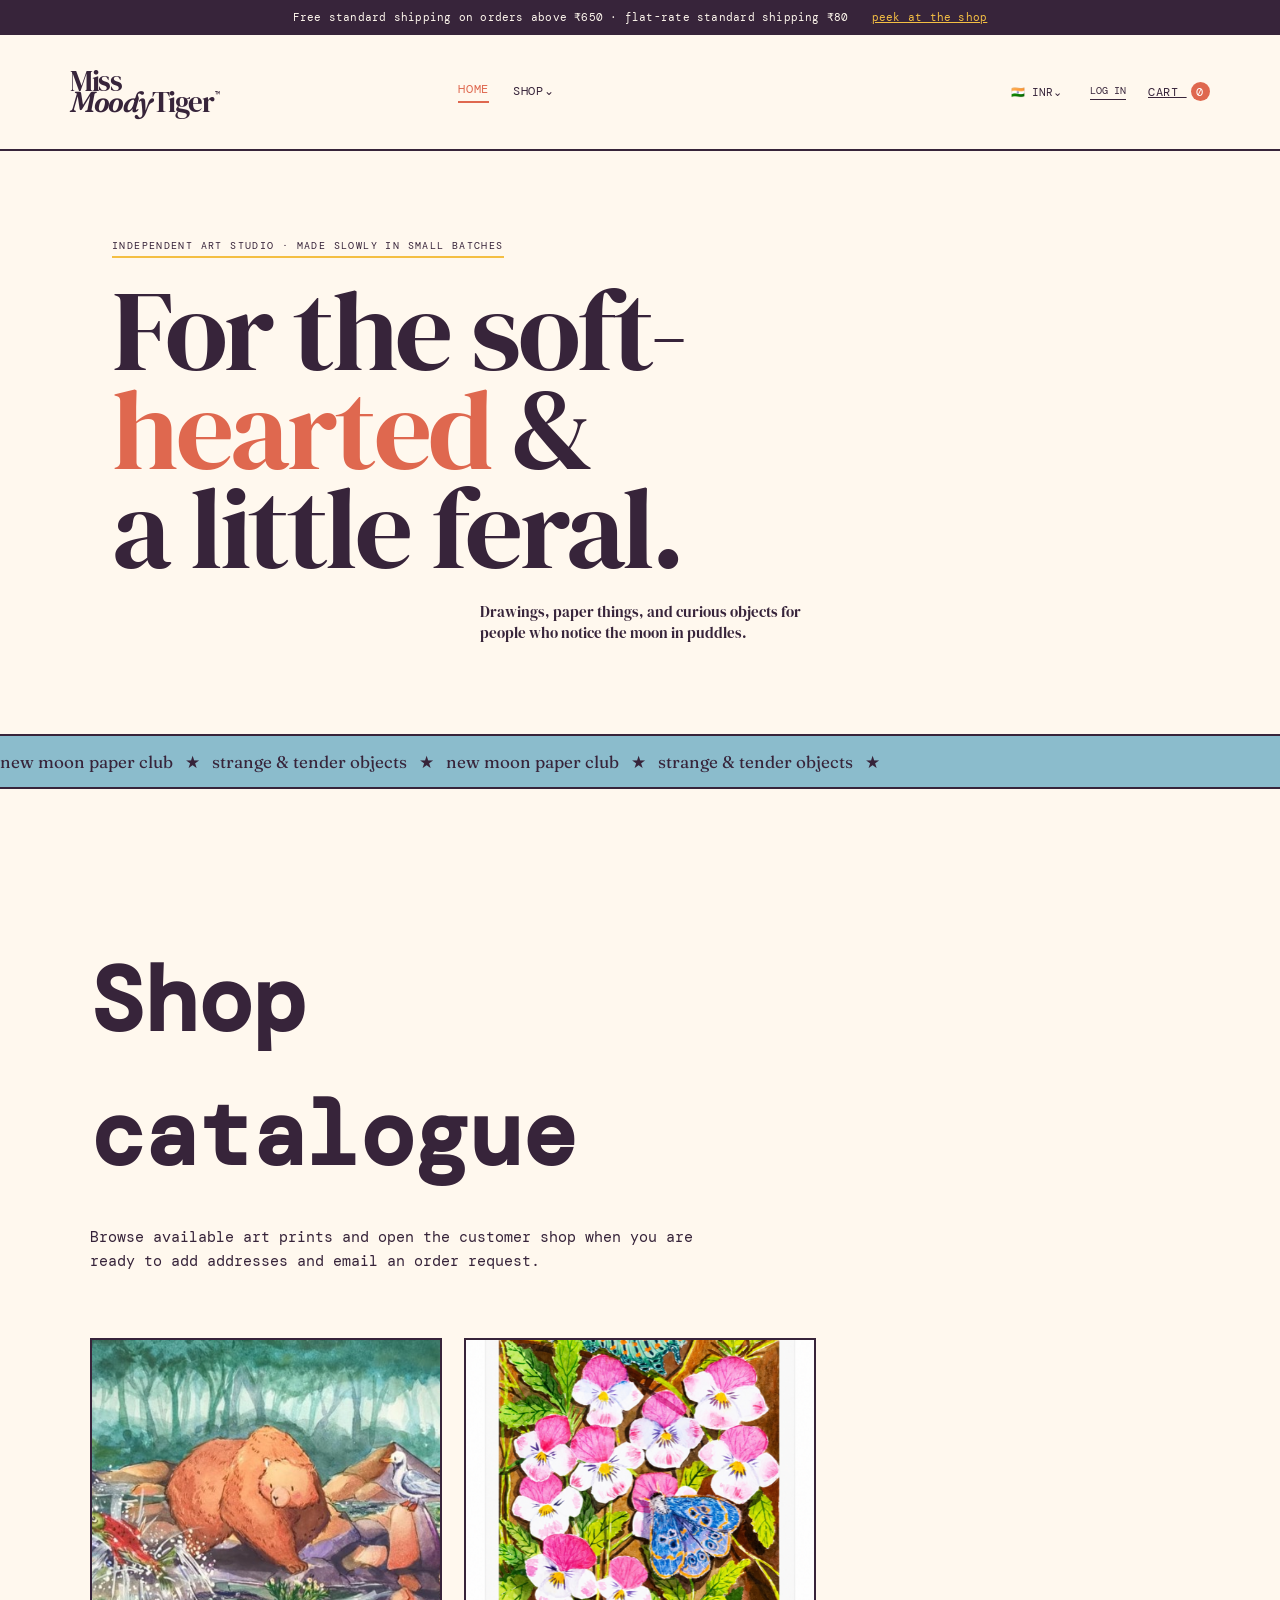
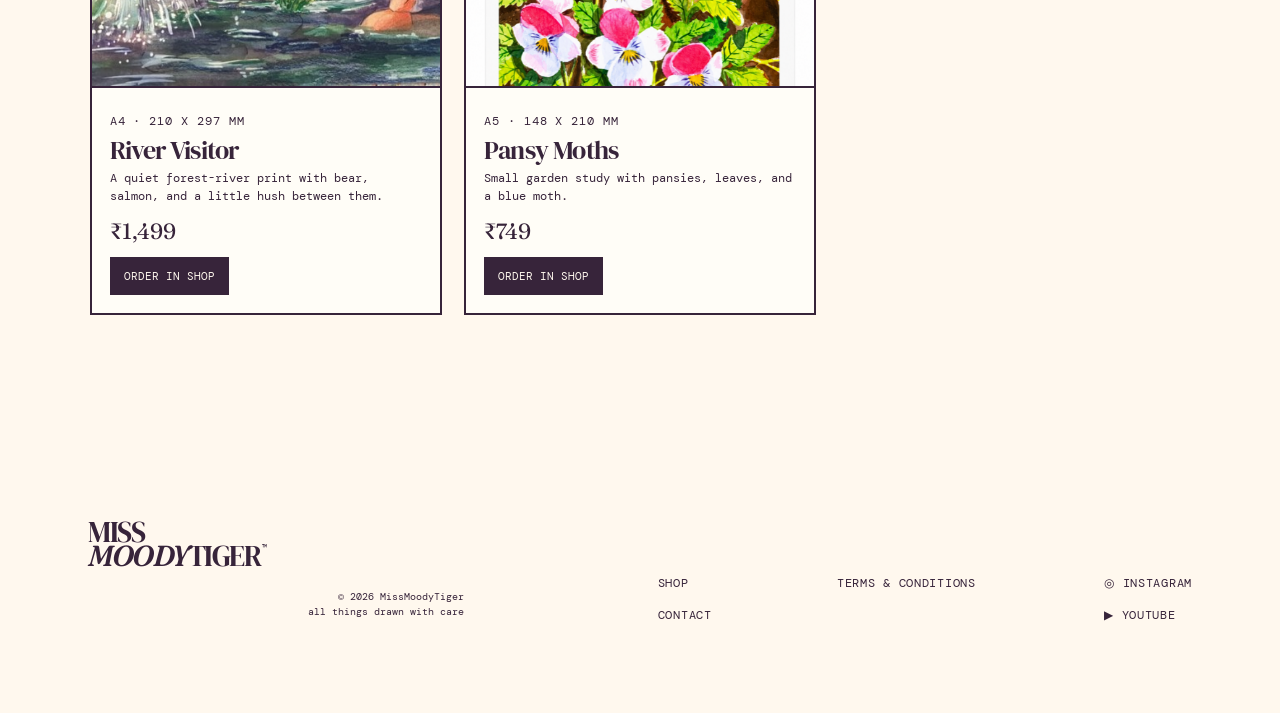
<file: index.html>
<!doctype html>
<html lang="en">
  <head>
    <meta charset="UTF-8" />
    <meta name="viewport" content="width=device-width, initial-scale=1.0" />
    <meta name="description" content="MissMoodyTiger — small editions, strange little stories, and art for tender wild hearts." />
    <title>MissMoodyTiger — art for tender wild hearts</title>
    <link rel="preconnect" href="https://fonts.googleapis.com" />
    <link rel="preconnect" href="https://fonts.gstatic.com" crossorigin />
    <link href="https://fonts.googleapis.com/css2?family=DM+Mono:wght@400;500&family=DM+Serif+Display:ital@0;1&family=Fraunces:opsz,wght,SOFT@9..144,600..700,50&display=swap" rel="stylesheet" />
    <link rel="stylesheet" href="styles.css" />
    <link rel="stylesheet" href="home-enhancements.css" />
  <link rel="stylesheet" href="latest-refinements.css">
  <script defer src="latest-refinements.js"></script>
</head>
  <body data-catalog-only="true">
    <div class="announcement">Free orders above Rs. 650 otherwise Standard shipping charges Rs. 80 will be applicable.</div>
    <header class="site-header">
      <a class="wordmark" href="#top" aria-label="MissMoodyTiger home">Miss<br /><i>Moody</i>Tiger<span>™</span></a>
      <button class="menu-toggle" aria-expanded="false" aria-controls="site-nav">menu <b>+</b></button>
      <nav id="site-nav" aria-label="Main navigation">
        <a href="#shop">shop</a><a href="products.html">art prints</a>
      </nav>
      <div class="locale-wrap"><button class="locale-button" id="localeButton" aria-expanded="false" aria-label="Choose country and currency">🇮🇳 <span>INR</span>⌄</button><div class="locale-menu" id="localeMenu"><p>Prices in</p><button data-country="IN">🇮🇳 India · INR</button><button data-country="US">🇺🇸 United States · USD</button><button data-country="GB">🇬🇧 United Kingdom · GBP</button><button data-country="EU">🇪🇺 Europe · EUR</button><button class="locate-button" id="locateButton">⌖ use my location</button><small id="locationStatus"></small></div></div><div class="bag-wrap"><a class="bag" id="bagButton" href="cart.html" aria-label="Open shopping bag">cart <span id="bagCount">0</span></a><div class="cart-preview" id="cartPreview"><p class="eyebrow">your little hoard</p><div id="cartPreviewItems">Your cart is empty.</div><a href="cart.html">view full cart →</a></div></div>
    </header>

    <main id="top">
      <a class="home-shop-banner" href="shop.html" aria-label="Enter the MissMoodyTiger shop">
        <span class="home-banner-copy">
          <small>independent art studio · made slowly in small batches</small>
          <b>For the soft-<br /><em>hearted</em> &amp;<br />a little feral.</b>
          <span>Drawings, paper things, and curious objects for people who notice the moon in puddles.</span>
        </span>
      </a>

      <section class="ticker" aria-label="Shop highlights">
        <div>new moon paper club &nbsp; ★ &nbsp; strange &amp; tender objects &nbsp; ★ &nbsp; new moon paper club &nbsp; ★ &nbsp; strange &amp; tender objects &nbsp; ★</div>
      </section>

      <section class="market-shell home-catalogue" id="shop" aria-labelledby="shop-title">
        <div class="market-heading">
          <h1 id="shop-title">Shop catalogue</h1>
          <p>Browse available art prints and open the customer shop when you are ready to add addresses and email an order request.</p>
        </div>
        <div class="shop-listings" id="shopListings"></div>
      </section>
    </main>

    <footer>
      <a class="wordmark" href="#top">Miss<br /><i>Moody</i>Tiger<span>™</span></a>
      <div class="footer-content">
        <div class="footer-column">
          <a href="#shop">shop</a>
          <a href="contact.html">contact</a>
        </div>
        <div class="footer-column">
          <a href="terms.html">terms &amp; conditions</a>
        </div>
        <div class="footer-social" aria-label="Social channels">
          <a href="https://www.instagram.com/" target="_blank" rel="noopener" aria-label="Instagram">◎ instagram</a>
          <a href="https://www.youtube.com/" target="_blank" rel="noopener" aria-label="YouTube">▶ youtube</a>
        </div>
      </div>
      <p>© 2026 MissMoodyTiger<br />all things drawn with care</p>
    </footer>

    <div class="cart" id="cart" aria-hidden="true"><div><button id="closeCart" aria-label="Close shopping bag">×</button><p class="eyebrow">your small hoard</p><h2>Bag</h2><div id="cartItems"><p class="empty">Nothing in here yet — go find a treasure.</p></div><button class="checkout" id="checkout">demo checkout →</button><p class="cart-note">Open-source swap: Medusa storefront + payment provider of your choice.</p></div></div>
    <script src="navigation.js"></script>
    <script src="marketplace.js"></script>
  </body>
</html>
</file>
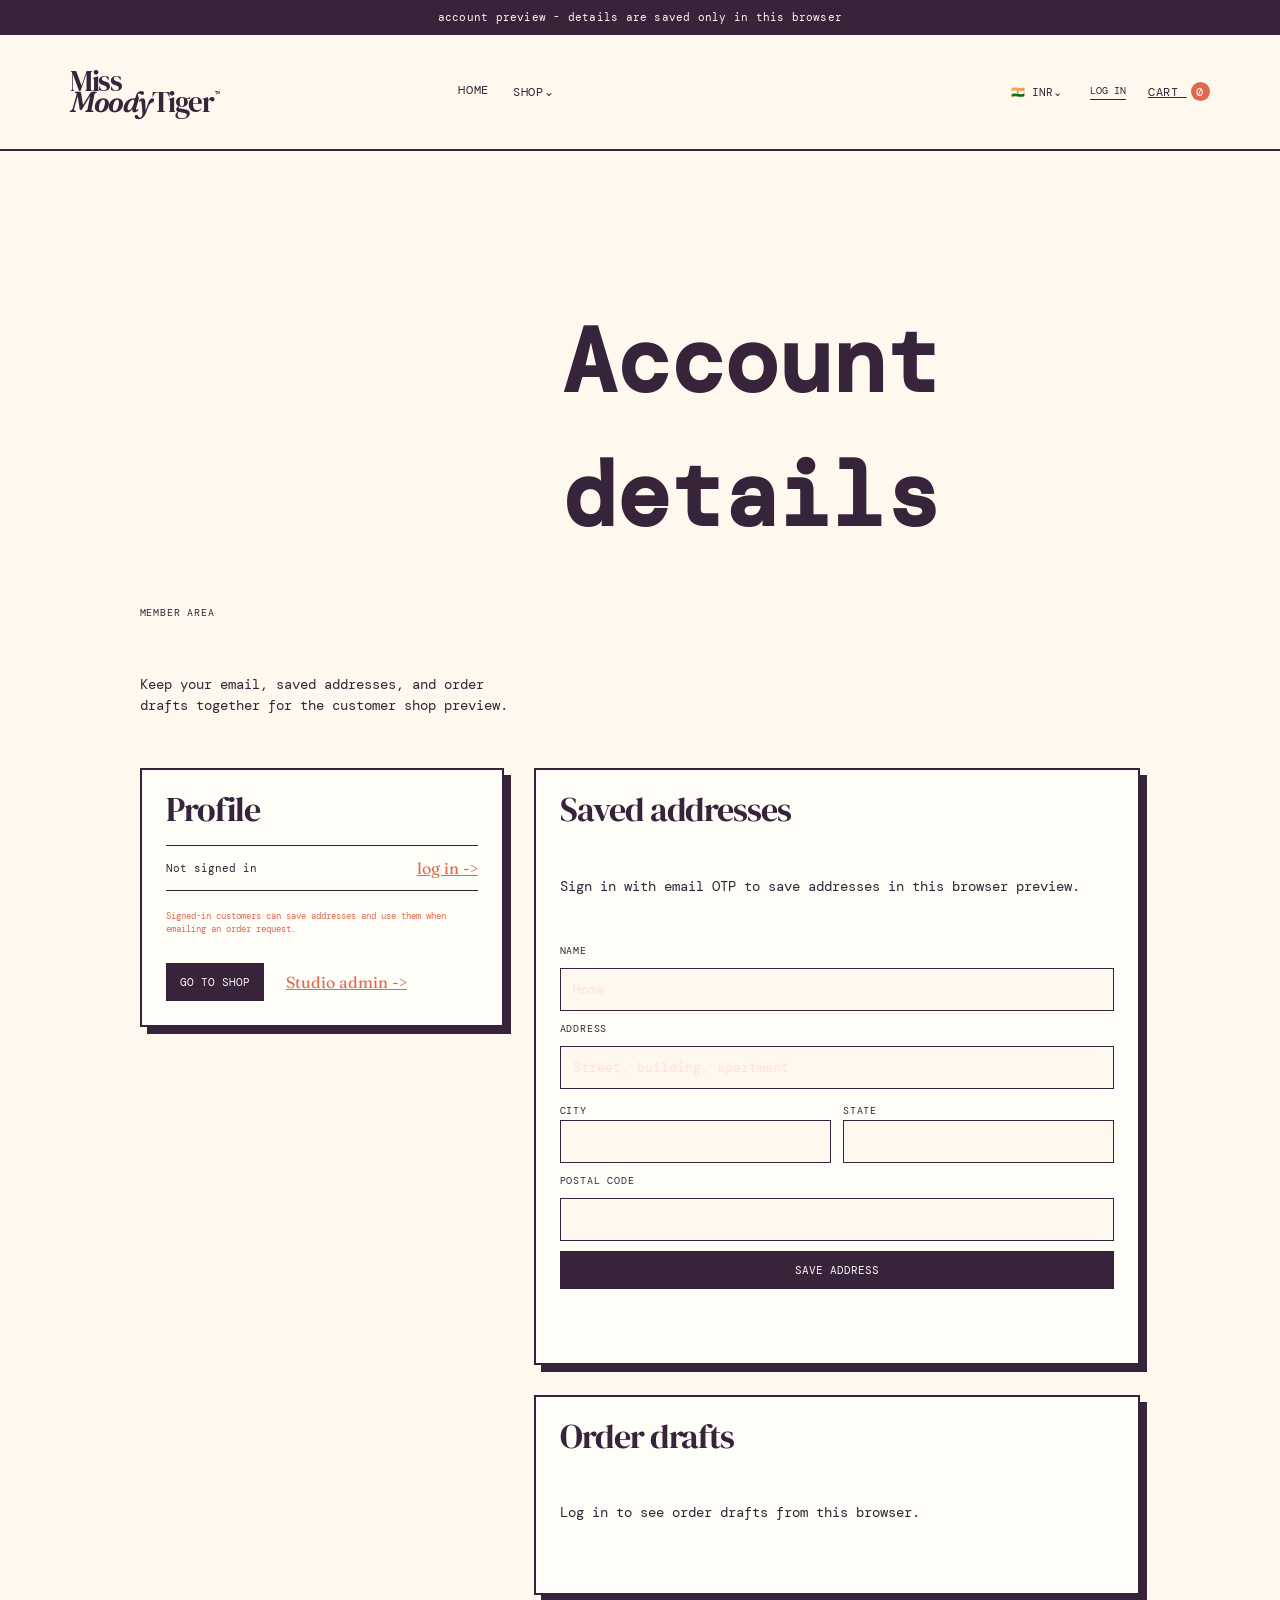
<file: account.html>
<!doctype html>
<html lang="en">
  <head>
    <meta charset="UTF-8" />
    <meta name="viewport" content="width=device-width, initial-scale=1.0" />
    <title>Account - MissMoodyTiger</title>
    <link rel="preconnect" href="https://fonts.googleapis.com" />
    <link rel="preconnect" href="https://fonts.gstatic.com" crossorigin />
    <link href="https://fonts.googleapis.com/css2?family=DM+Mono:wght@400;500&family=DM+Serif+Display:ital@0;1&family=Fraunces:opsz,wght,SOFT@9..144,600..700,50&display=swap" rel="stylesheet" />
    <link rel="stylesheet" href="styles.css" />
    <link rel="stylesheet" href="latest-refinements.css" />
  </head>
  <body>
    <div class="announcement">account preview - details are saved only in this browser</div>
    <header class="site-header"></header>
    <main class="market-shell account-shell">
      <section class="market-heading">
        <p class="eyebrow">member area</p>
        <h1>Account details</h1>
        <p>Keep your email, saved addresses, and order drafts together for the customer shop preview.</p>
      </section>

      <section class="market-grid account-grid">
        <div class="market-panel">
          <h2>Profile</h2>
          <div class="customer-state account-state" id="customerState"></div>
          <p class="detail-note">Signed-in customers can save addresses and use them when emailing an order request.</p>
          <div class="account-actions">
            <a class="catalog-order-link" href="shop.html">Go to shop</a>
            <a class="text-link" href="studio-admin.html">Studio admin -></a>
          </div>
        </div>

        <section class="market-panel">
          <h2>Saved addresses</h2>
          <div id="addressList"></div>
          <form id="addressForm" class="compact-form">
            <label for="addressName">Name</label>
            <input id="addressName" name="name" type="text" placeholder="Home" required />
            <label for="line1">Address</label>
            <input id="line1" name="line1" type="text" placeholder="Street, building, apartment" required />
            <div class="form-pair">
              <div>
                <label for="city">City</label>
                <input id="city" name="city" type="text" required />
              </div>
              <div>
                <label for="region">State</label>
                <input id="region" name="region" type="text" required />
              </div>
            </div>
            <label for="postal">Postal code</label>
            <input id="postal" name="postal" type="text" required />
            <button type="submit">Save address</button>
            <p class="form-message" id="addressMessage" aria-live="polite"></p>
          </form>
        </section>

        <section class="market-panel account-orders">
          <h2>Order drafts</h2>
          <div id="orderHistory"></div>
        </section>
      </section>
    </main>
    <script src="navigation.js"></script>
    <script src="marketplace.js"></script>
  </body>
</html>
</file>
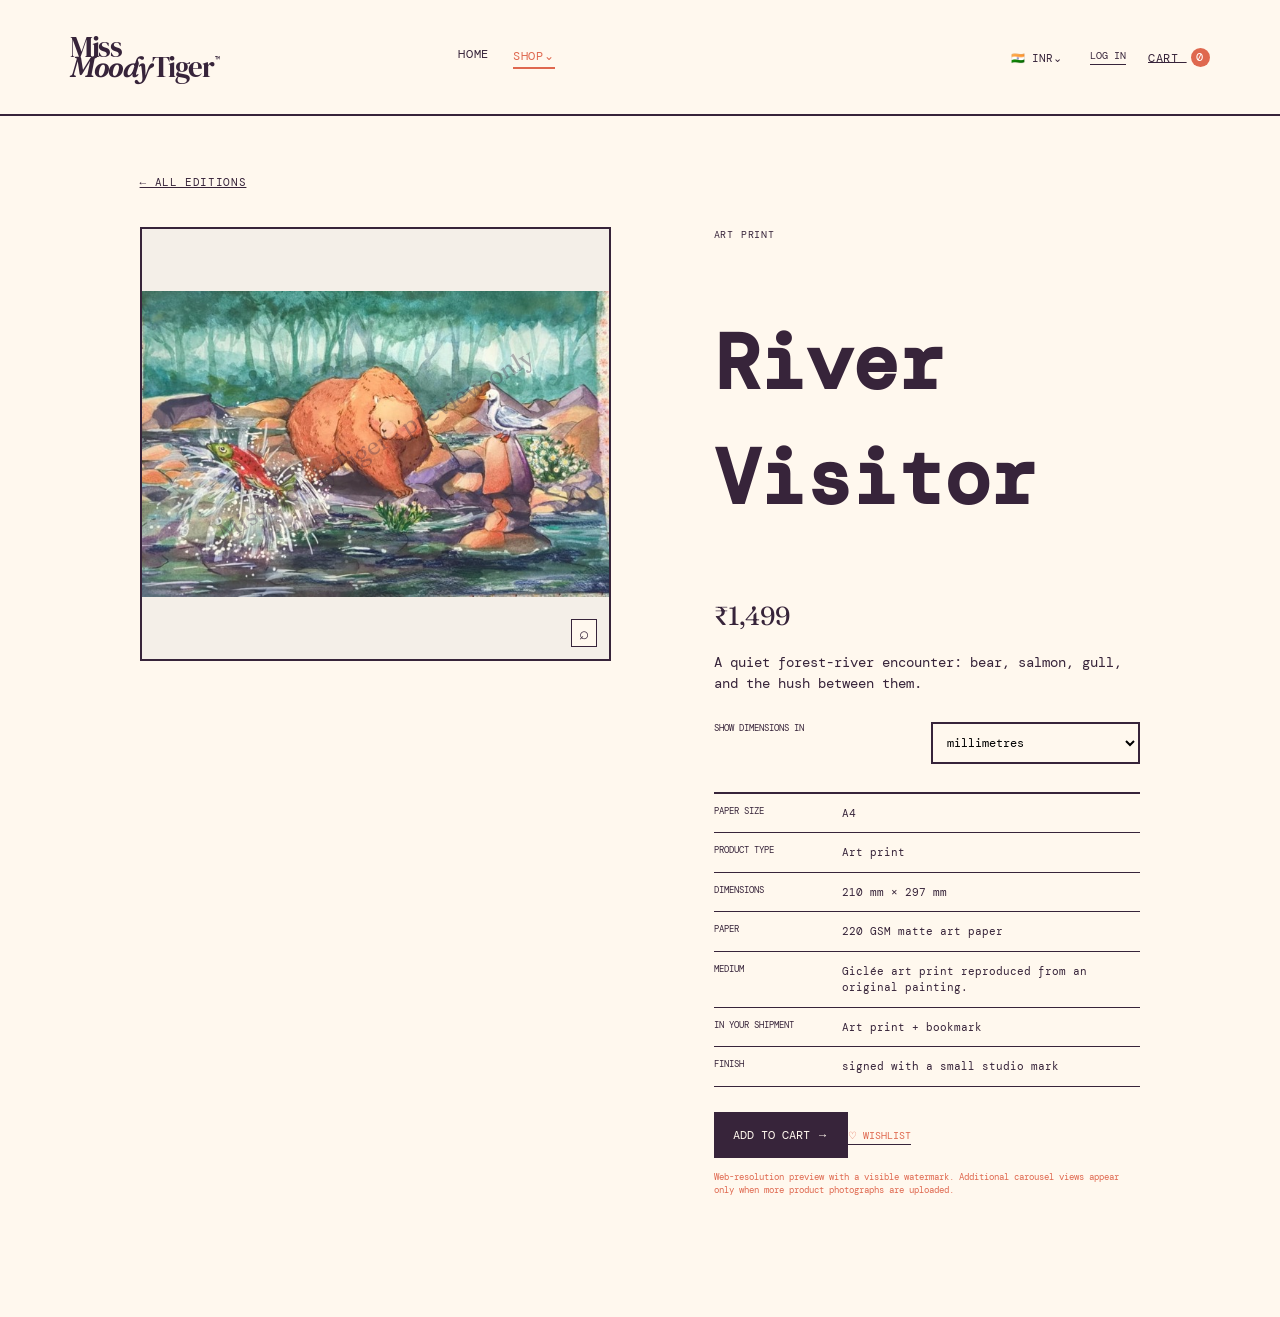
<file: art-print.html>
<!doctype html><html lang="en"><head><meta charset="UTF-8" /><meta name="viewport" content="width=device-width,initial-scale=1.0" /><title>Art print — MissMoodyTiger</title><link rel="preconnect" href="https://fonts.googleapis.com" /><link rel="preconnect" href="https://fonts.gstatic.com" crossorigin /><link href="https://fonts.googleapis.com/css2?family=DM+Mono:wght@400;500&family=DM+Serif+Display:ital@0;1&family=Fraunces:opsz,wght,SOFT@9..144,600..700,50&display=swap" rel="stylesheet" /><link rel="stylesheet" href="styles.css" /></head><body><header class="site-header"><a class="wordmark" href="index.html">Miss<br /><i>Moody</i>Tiger<span>™</span></a><nav><a href="products.html">shop</a><a href="cart.html">cart <span id="bagCount">0</span></a></nav></header><main class="art-detail"><a class="back-link" href="products.html">← all editions</a><section class="art-detail-grid"><div><div class="watermarked-preview" id="previewFrame"><img id="artImage" alt="Art print preview" /><span>MissMoodyTiger · preview only</span><i class="magnifier">⌕</i><i class="zoom-lens" id="zoomLens" aria-hidden="true"></i></div></div><div><p class="eyebrow">art print</p><h1 id="artName"></h1><p class="art-price" id="artPrice"></p><p id="artDescription"></p><div class="detail-form"><label for="sizeSelect">paper size</label><select id="sizeSelect"></select><label for="unitSelect">show dimensions in</label><select id="unitSelect"><option value="mm">millimetres</option><option value="cm">centimetres</option><option value="in">inches</option><option value="ft">feet</option></select></div><dl class="art-specs"><div><dt>product type</dt><dd>Art print</dd></div><div><dt>dimensions</dt><dd id="dimensions"></dd></div><div><dt>paper</dt><dd>220 GSM matte art paper</dd></div><div><dt>medium</dt><dd id="medium"></dd></div><div><dt>in your shipment</dt><dd>Art print + bookmark</dd></div><div><dt>finish</dt><dd>signed with a small studio mark</dd></div></dl><button class="detail-add" id="artAdd">add to cart →</button><p class="detail-note">Web-resolution preview with a visible watermark. Additional carousel views appear only when more product photographs are uploaded.</p></div></section></main><script src="art-print.js?v=3"></script></body></html>
</file>
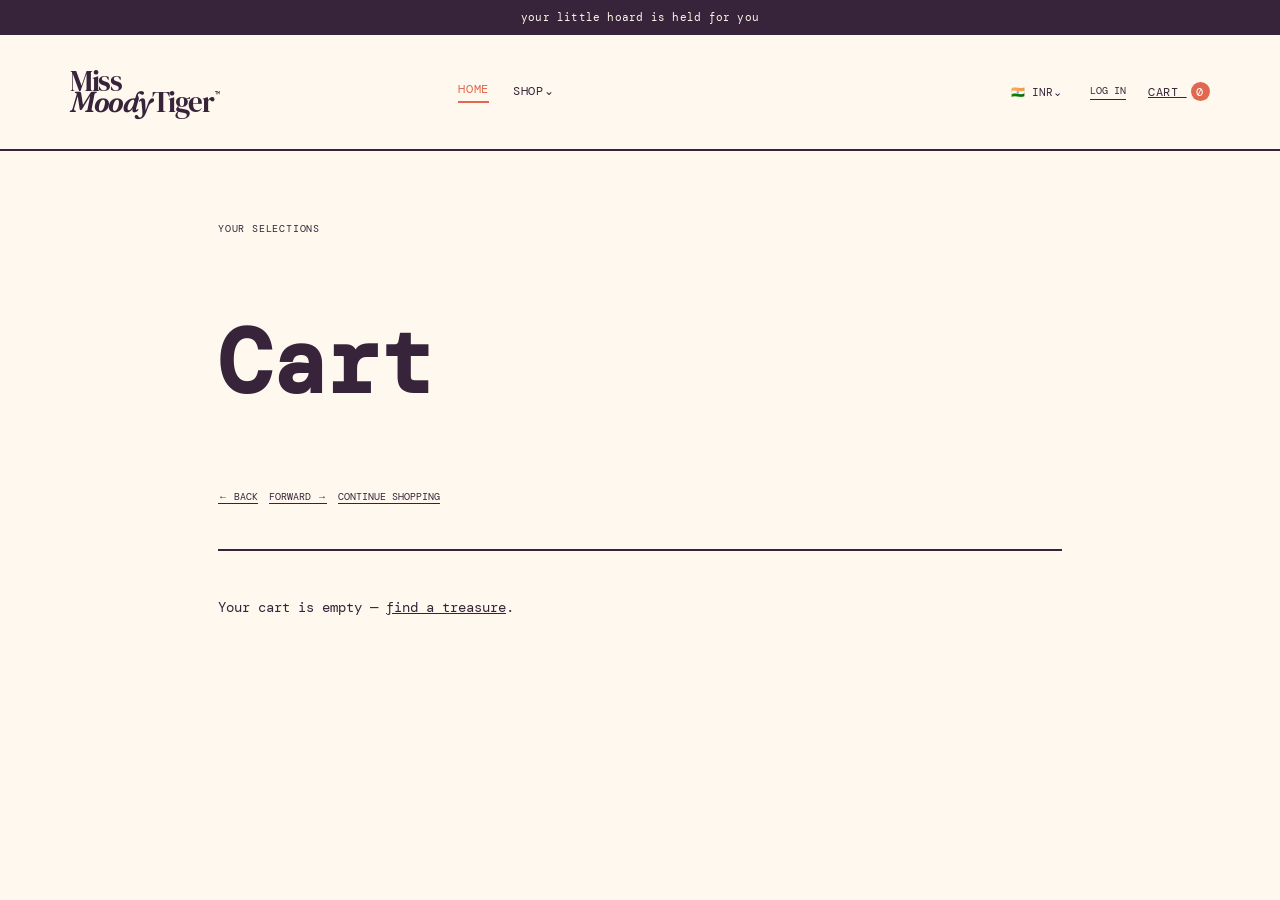
<file: cart.html>
<!doctype html>
<html lang="en">
  <head>
    <meta charset="UTF-8" />
    <meta name="viewport" content="width=device-width, initial-scale=1.0" />
    <title>Your Cart — MissMoodyTiger</title>
    <link rel="preconnect" href="https://fonts.googleapis.com" />
    <link rel="preconnect" href="https://fonts.gstatic.com" crossorigin />
    <link href="https://fonts.googleapis.com/css2?family=DM+Mono:wght@400;500&family=DM+Serif+Display:ital@0;1&family=Fraunces:opsz,wght,SOFT@9..144,600..700,50&display=swap" rel="stylesheet" />
    <link rel="stylesheet" href="styles.css" />
  </head>
  <body>
    <div class="announcement">your little hoard is held for you</div>
    <header class="site-header"></header>
    <main class="cart-page">
      <p class="eyebrow">your selections</p>
      <h1>Cart</h1>
      <div class="cart-list" id="cartList"></div>
      <div class="cart-summary" id="cartSummary"></div>
    </main>
    <script src="navigation.js"></script>
    <script src="cart.js?v=2"></script>
    <script src="checkout-terms.js"></script>
  </body>
</html>
</file>
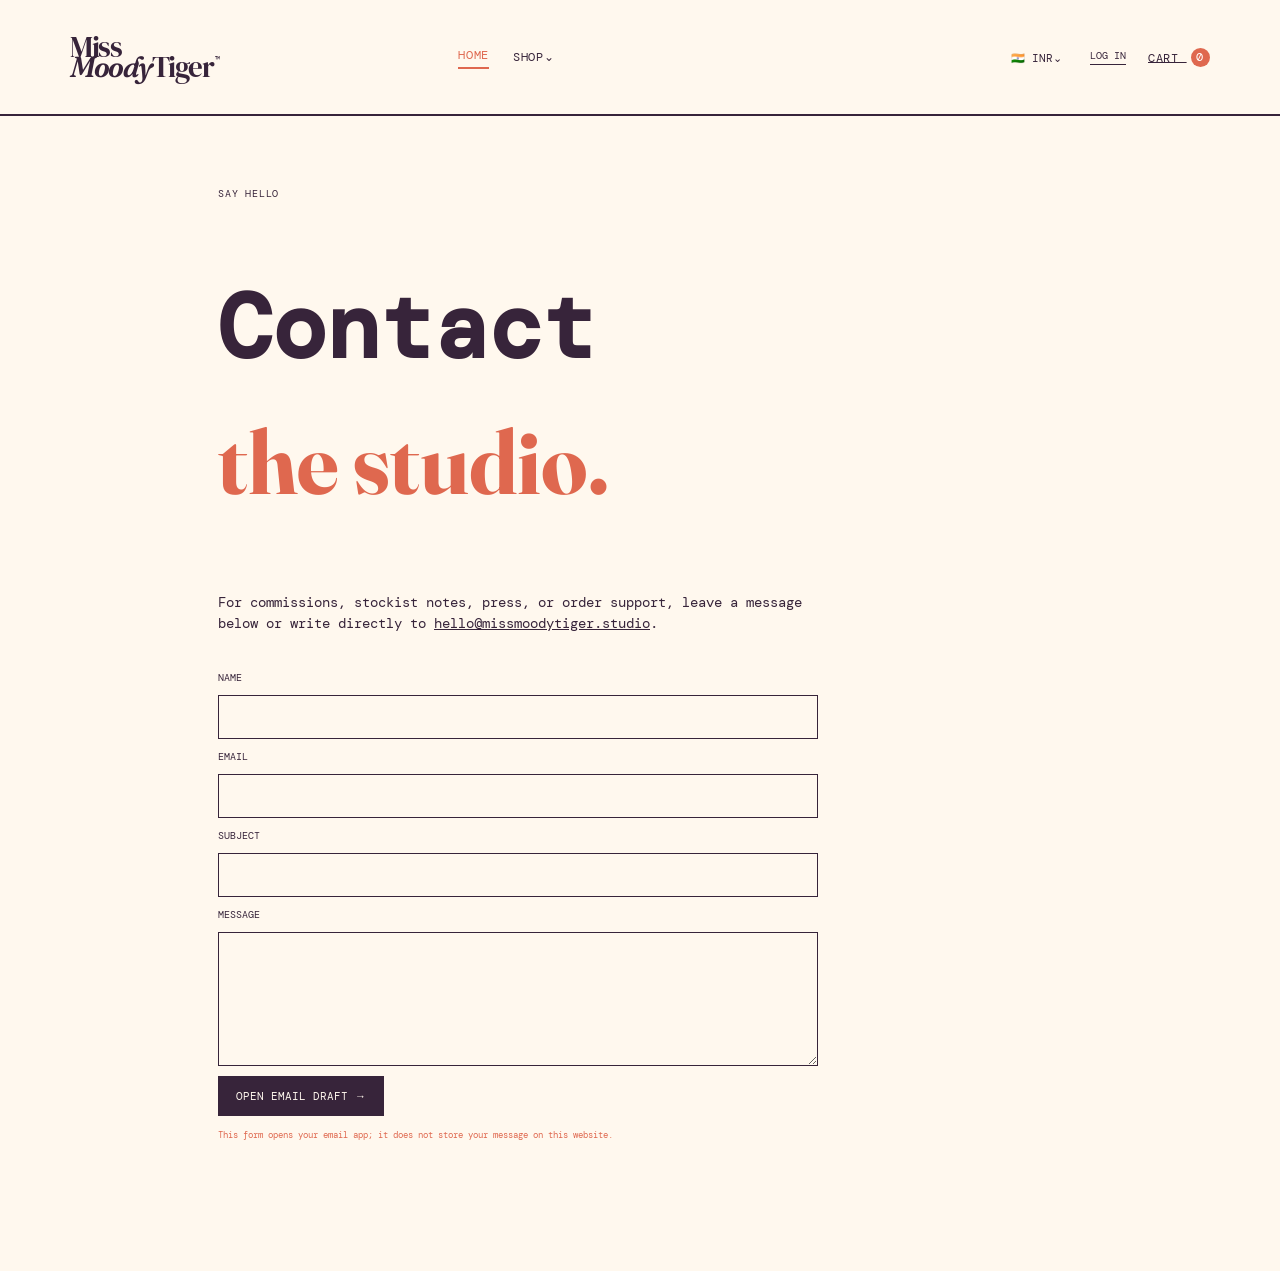
<file: contact.html>
<!doctype html>
<html lang="en">
  <head>
    <meta charset="UTF-8" />
    <meta name="viewport" content="width=device-width, initial-scale=1.0" />
    <title>Contact — MissMoodyTiger</title>
    <link rel="preconnect" href="https://fonts.googleapis.com" />
    <link rel="preconnect" href="https://fonts.gstatic.com" crossorigin />
    <link href="https://fonts.googleapis.com/css2?family=DM+Mono:wght@400;500&family=DM+Serif+Display:ital@0;1&family=Fraunces:opsz,wght,SOFT@9..144,600..700,50&display=swap" rel="stylesheet" />
    <link rel="stylesheet" href="styles.css" />
  </head>
  <body>
    <header class="site-header"></header>
    <main class="cart-page contact-page">
      <p class="eyebrow">say hello</p>
      <h1>Contact<br /><em>the studio.</em></h1>
      <p class="contact-intro">For commissions, stockist notes, press, or order support, leave a message below or write directly to <a href="mailto:hello@missmoodytiger.studio">hello@missmoodytiger.studio</a>.</p>
      <form class="contact-form" action="mailto:hello@missmoodytiger.studio" method="post" enctype="text/plain">
        <label for="contactName">name</label><input id="contactName" name="name" autocomplete="name" required />
        <label for="contactEmail">email</label><input id="contactEmail" name="email" type="email" autocomplete="email" required />
        <label for="contactSubject">subject</label><input id="contactSubject" name="subject" required />
        <label for="contactMessage">message</label><textarea id="contactMessage" name="message" rows="6" required></textarea>
        <button type="submit">open email draft →</button>
      </form>
      <p class="detail-note">This form opens your email app; it does not store your message on this website.</p>
    </main>
    <script src="navigation.js?v=2"></script>
  </body>
</html>
</file>
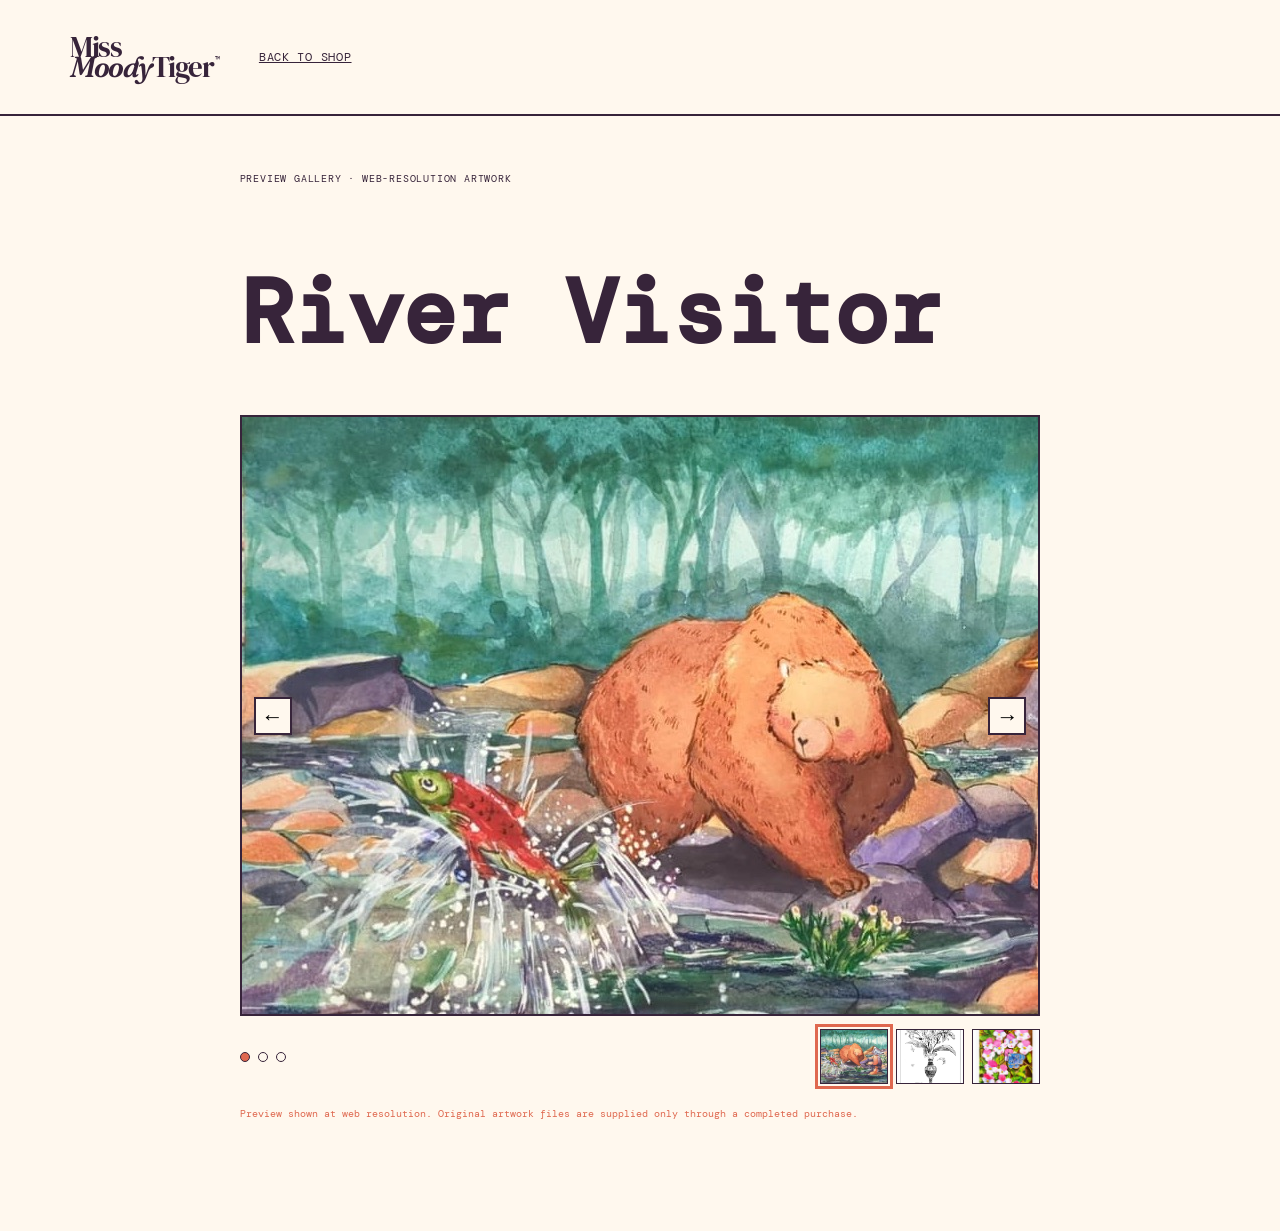
<file: gallery.html>
<!doctype html><html lang="en"><head><meta charset="UTF-8" /><meta name="viewport" content="width=device-width,initial-scale=1.0" /><title>Artwork preview — MissMoodyTiger</title><link rel="preconnect" href="https://fonts.googleapis.com" /><link rel="preconnect" href="https://fonts.gstatic.com" crossorigin /><link href="https://fonts.googleapis.com/css2?family=DM+Mono:wght@400;500&family=DM+Serif+Display:ital@0;1&family=Fraunces:opsz,wght,SOFT@9..144,600..700,50&display=swap" rel="stylesheet" /><link rel="stylesheet" href="styles.css" /></head><body><header class="site-header"><a class="wordmark" href="index.html">Miss<br /><i>Moody</i>Tiger<span>™</span></a><a class="bag" href="index.html#shop">back to shop</a></header><main class="gallery-page"><p class="eyebrow">preview gallery · web-resolution artwork</p><h1 id="galleryTitle">Artwork preview</h1><div class="gallery-stage gallery-stage-large"><img id="galleryImage" src="assets/river-visitor-cropped.jpeg" alt="Artwork preview" /><button class="gallery-arrow previous" id="previousImage" aria-label="Previous artwork">←</button><button class="gallery-arrow next" id="nextImage" aria-label="Next artwork">→</button></div><div class="gallery-controls"><div class="gallery-dots" id="galleryDots"></div><div class="gallery-thumbs" id="galleryThumbs"></div></div><p class="gallery-notice">Preview shown at web resolution. Original artwork files are supplied only through a completed purchase.</p></main><script src="gallery-viewer.js"></script></body></html>
</file>
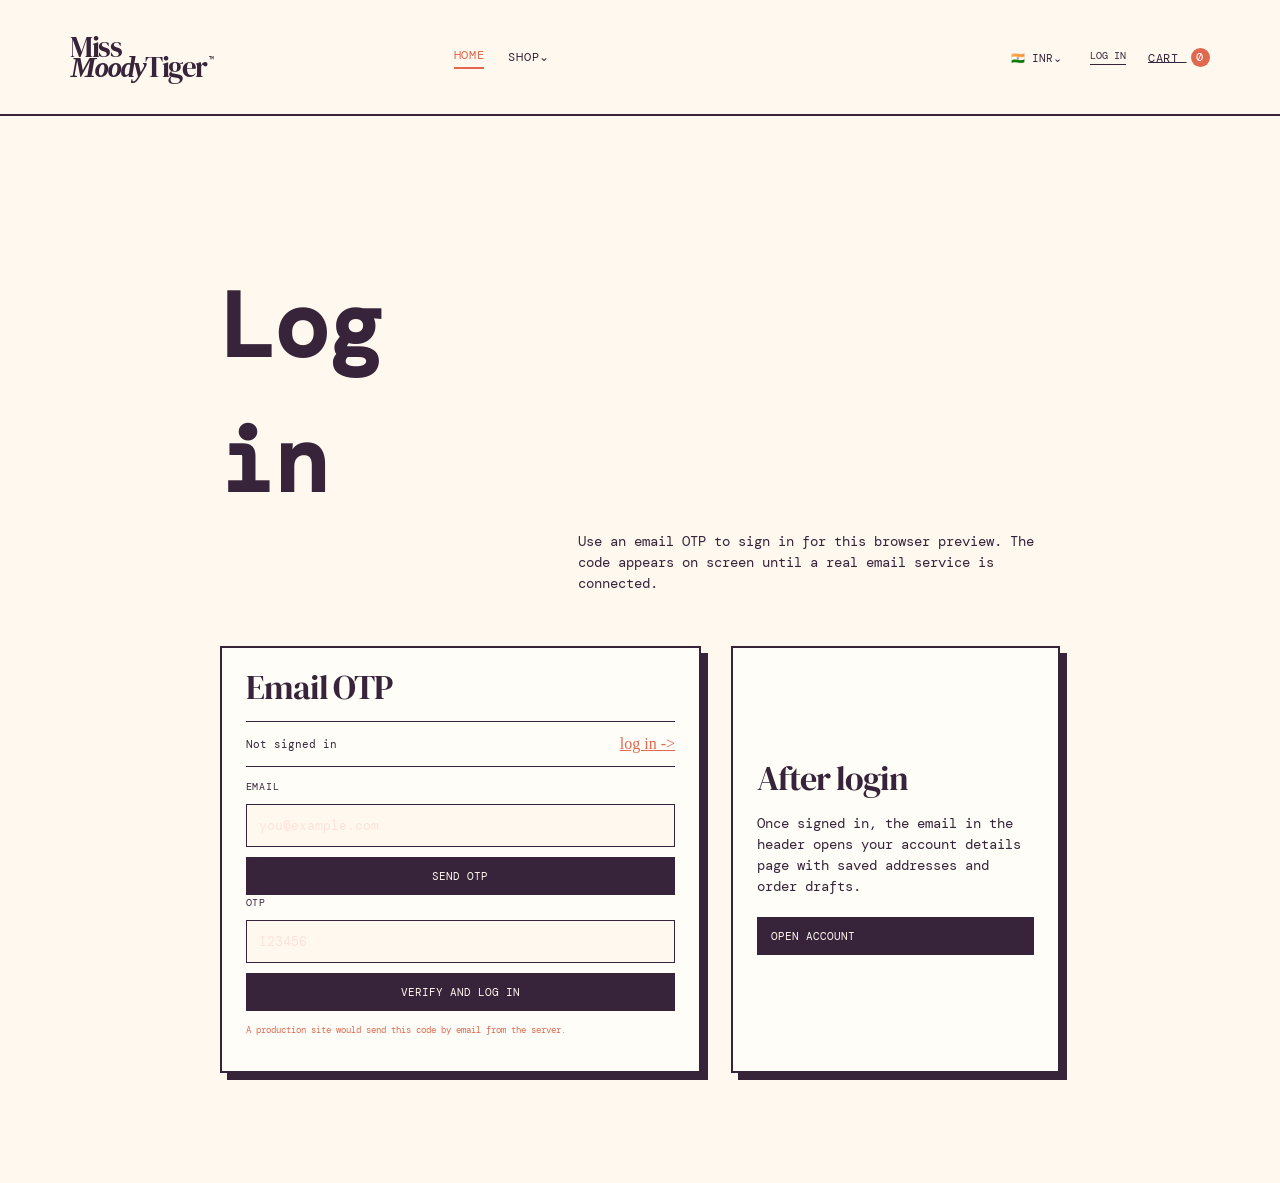
<file: login.html>
<!doctype html>
<html lang="en">
  <head>
    <meta charset="UTF-8" />
    <meta name="viewport" content="width=device-width, initial-scale=1.0" />
    <title>Log in — MissMoodyTiger</title>
    <link rel="preconnect" href="https://fonts.googleapis.com" />
    <link rel="preconnect" href="https://fonts.gstatic.com" crossorigin />
    <link href="https://fonts.googleapis.com/css2?family=DM+Mono:wght@400;500&family=DM+Serif+Display:ital@0;1&display=swap" rel="stylesheet" />
    <link rel="stylesheet" href="styles.css" />
  </head>
  <body>
    <header class="site-header"></header>
    <main class="market-shell login-shell">
      <section class="market-heading">
        <h1>Log in</h1>
        <p>Use an email OTP to sign in for this browser preview. The code appears on screen until a real email service is connected.</p>
      </section>

      <section class="market-grid login-grid">
        <div class="market-panel">
          <h2>Email OTP</h2>
          <div class="customer-state" id="customerState"></div>
          <form id="otpRequestForm" class="compact-form">
            <label for="email">Email</label>
            <input id="email" name="email" type="email" placeholder="you@example.com" autocomplete="email" required />
            <button type="submit">Send OTP</button>
          </form>
          <form id="otpVerifyForm" class="compact-form">
            <label for="otp">OTP</label>
            <input id="otp" name="otp" type="text" inputmode="numeric" maxlength="6" placeholder="123456" required />
            <button type="submit">Verify and log in</button>
          </form>
          <p class="detail-note" id="otpMessage" aria-live="polite">A production site would send this code by email from the server.</p>
        </div>

        <aside class="market-panel login-next">
          <h2>After login</h2>
          <p>Once signed in, the email in the header opens your account details page with saved addresses and order drafts.</p>
          <a class="catalog-order-link" href="account.html">Open account</a>
        </aside>
      </section>
    </main>
    <script src="navigation.js"></script>
    <script src="marketplace.js"></script>
  </body>
</html>
</file>
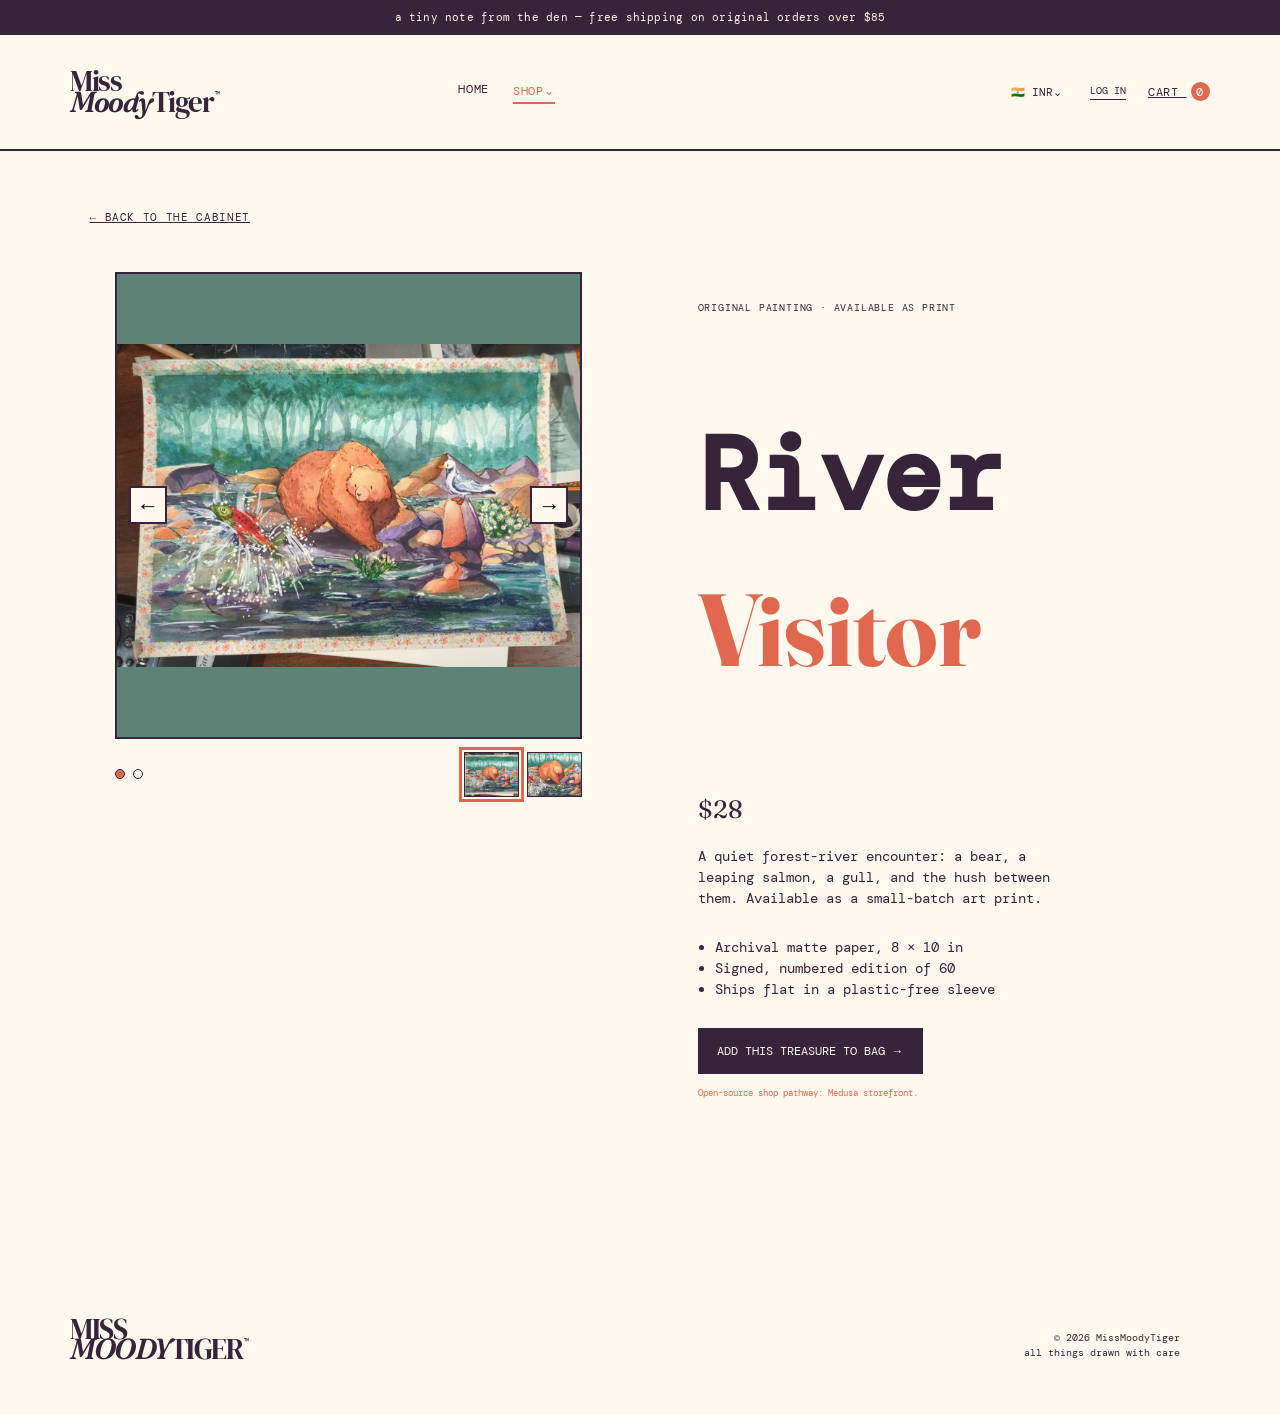
<file: midnight-familiar.html>
<!doctype html>
<html lang="en"><head><meta charset="UTF-8" /><meta name="viewport" content="width=device-width, initial-scale=1.0" /><title>River Visitor — MissMoodyTiger</title><link rel="preconnect" href="https://fonts.googleapis.com" /><link rel="preconnect" href="https://fonts.gstatic.com" crossorigin /><link href="https://fonts.googleapis.com/css2?family=DM+Mono:wght@400;500&family=DM+Serif+Display:ital@0;1&family=Fraunces:opsz,wght,SOFT@9..144,600..700,50&display=swap" rel="stylesheet" /><link rel="stylesheet" href="styles.css" /></head>
<body><div class="announcement">a tiny note from the den — free shipping on original orders over $85</div><header class="site-header"><a class="wordmark" href="index.html">Miss<br /><i>Moody</i>Tiger<span>™</span></a><nav><a href="index.html#work">work</a><a href="products.html">shop</a><a href="index.html#journal">field notes</a><a href="index.html#about">about</a></nav><a class="bag" href="index.html#shop">back to shop</a></header>
<main class="product-page"><a class="back-link" href="index.html#shop">← back to the cabinet</a><section class="product-detail"><div class="gallery" aria-label="River Visitor image gallery"><div class="gallery-stage"><img class="gallery-image active" src="assets/river-bear.jpeg" alt="Full view of River Visitor: bear, salmon and gull in a forest river" /><img class="gallery-image close-view" src="assets/river-bear.jpeg" alt="Closer view of the bear, salmon and river details in River Visitor" /><button class="gallery-arrow previous" aria-label="Show previous image">←</button><button class="gallery-arrow next" aria-label="Show next image">→</button></div><div class="gallery-controls"><div class="gallery-dots" aria-label="Choose image view"><button class="gallery-dot active" aria-label="Show full artwork" aria-current="true"></button><button class="gallery-dot" aria-label="Show close artwork view"></button></div><div class="gallery-thumbs"><button class="gallery-thumb active" aria-label="Show full artwork"><img src="assets/river-bear.jpeg" alt="" /></button><button class="gallery-thumb close-thumb" aria-label="Show close artwork view"><img src="assets/river-bear.jpeg" alt="" /></button></div></div></div><div class="detail-copy"><p class="eyebrow">original painting · available as print</p><h1>River<br /><em>Visitor</em></h1><p class="price">$28</p><p>A quiet forest-river encounter: a bear, a leaping salmon, a gull, and the hush between them. Available as a small-batch art print.</p><ul><li>Archival matte paper, 8 × 10 in</li><li>Signed, numbered edition of 60</li><li>Ships flat in a plastic-free sleeve</li></ul><button class="detail-add" id="detailAdd">add this treasure to bag →</button><p class="detail-note">Open-source shop pathway: Medusa storefront.</p></div></section></main><footer><a class="wordmark" href="index.html">Miss<br /><i>Moody</i>Tiger<span>™</span></a><p>© 2026 MissMoodyTiger<br />all things drawn with care</p></footer><script src="product-gallery.js"></script></body></html>
</file>
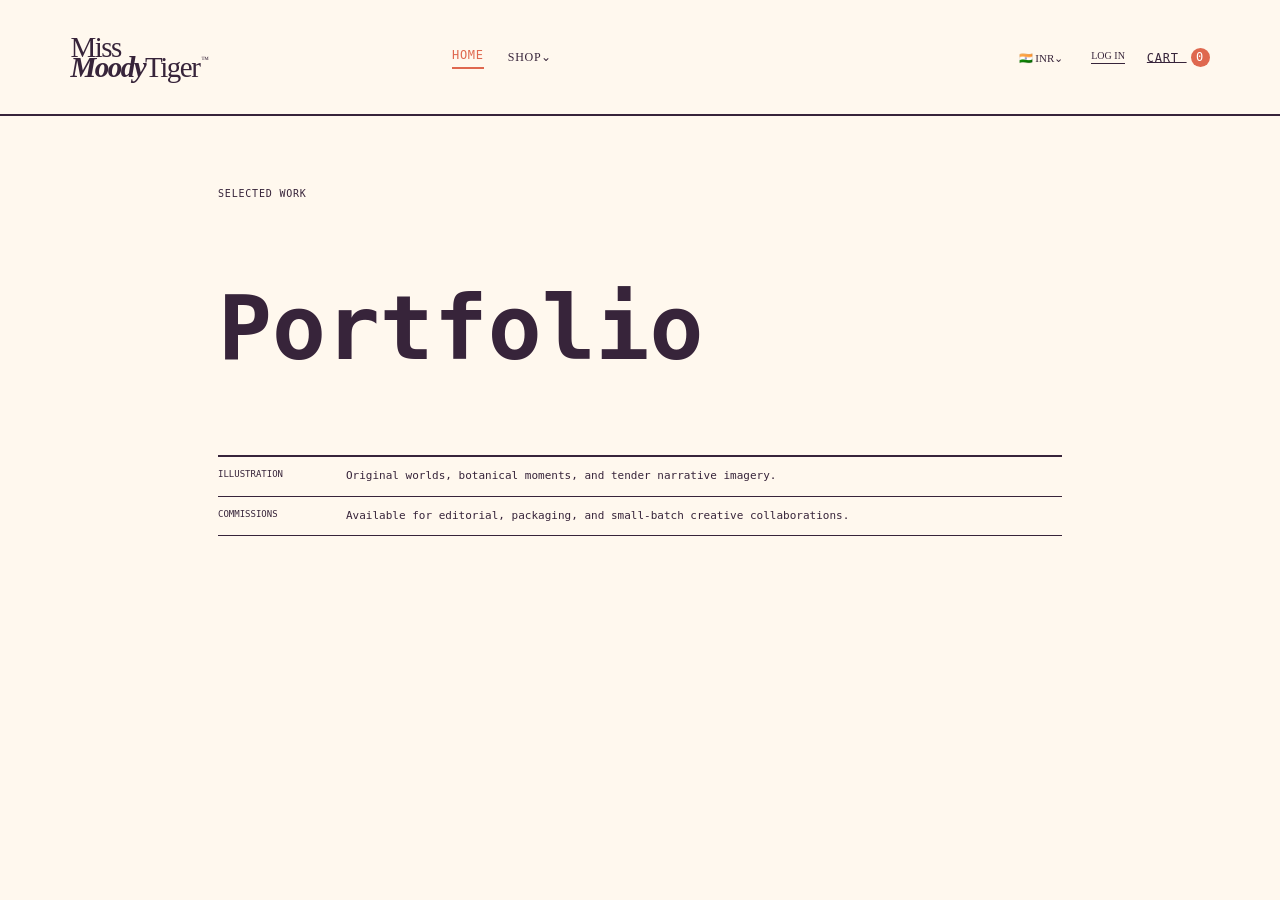
<file: portfolio.html>
<!doctype html>
<html lang="en"><head><meta charset="UTF-8" /><meta name="viewport" content="width=device-width, initial-scale=1.0" /><title>Work — MissMoodyTiger</title><link rel="stylesheet" href="styles.css" /></head><body><header class="site-header"></header><main class="cart-page"><p class="eyebrow">selected work</p><h1>Portfolio</h1><div class="art-specs"><div><dt>Illustration</dt><dd>Original worlds, botanical moments, and tender narrative imagery.</dd></div><div><dt>Commissions</dt><dd>Available for editorial, packaging, and small-batch creative collaborations.</dd></div></div></main><script src="navigation.js"></script></body></html>
</file>
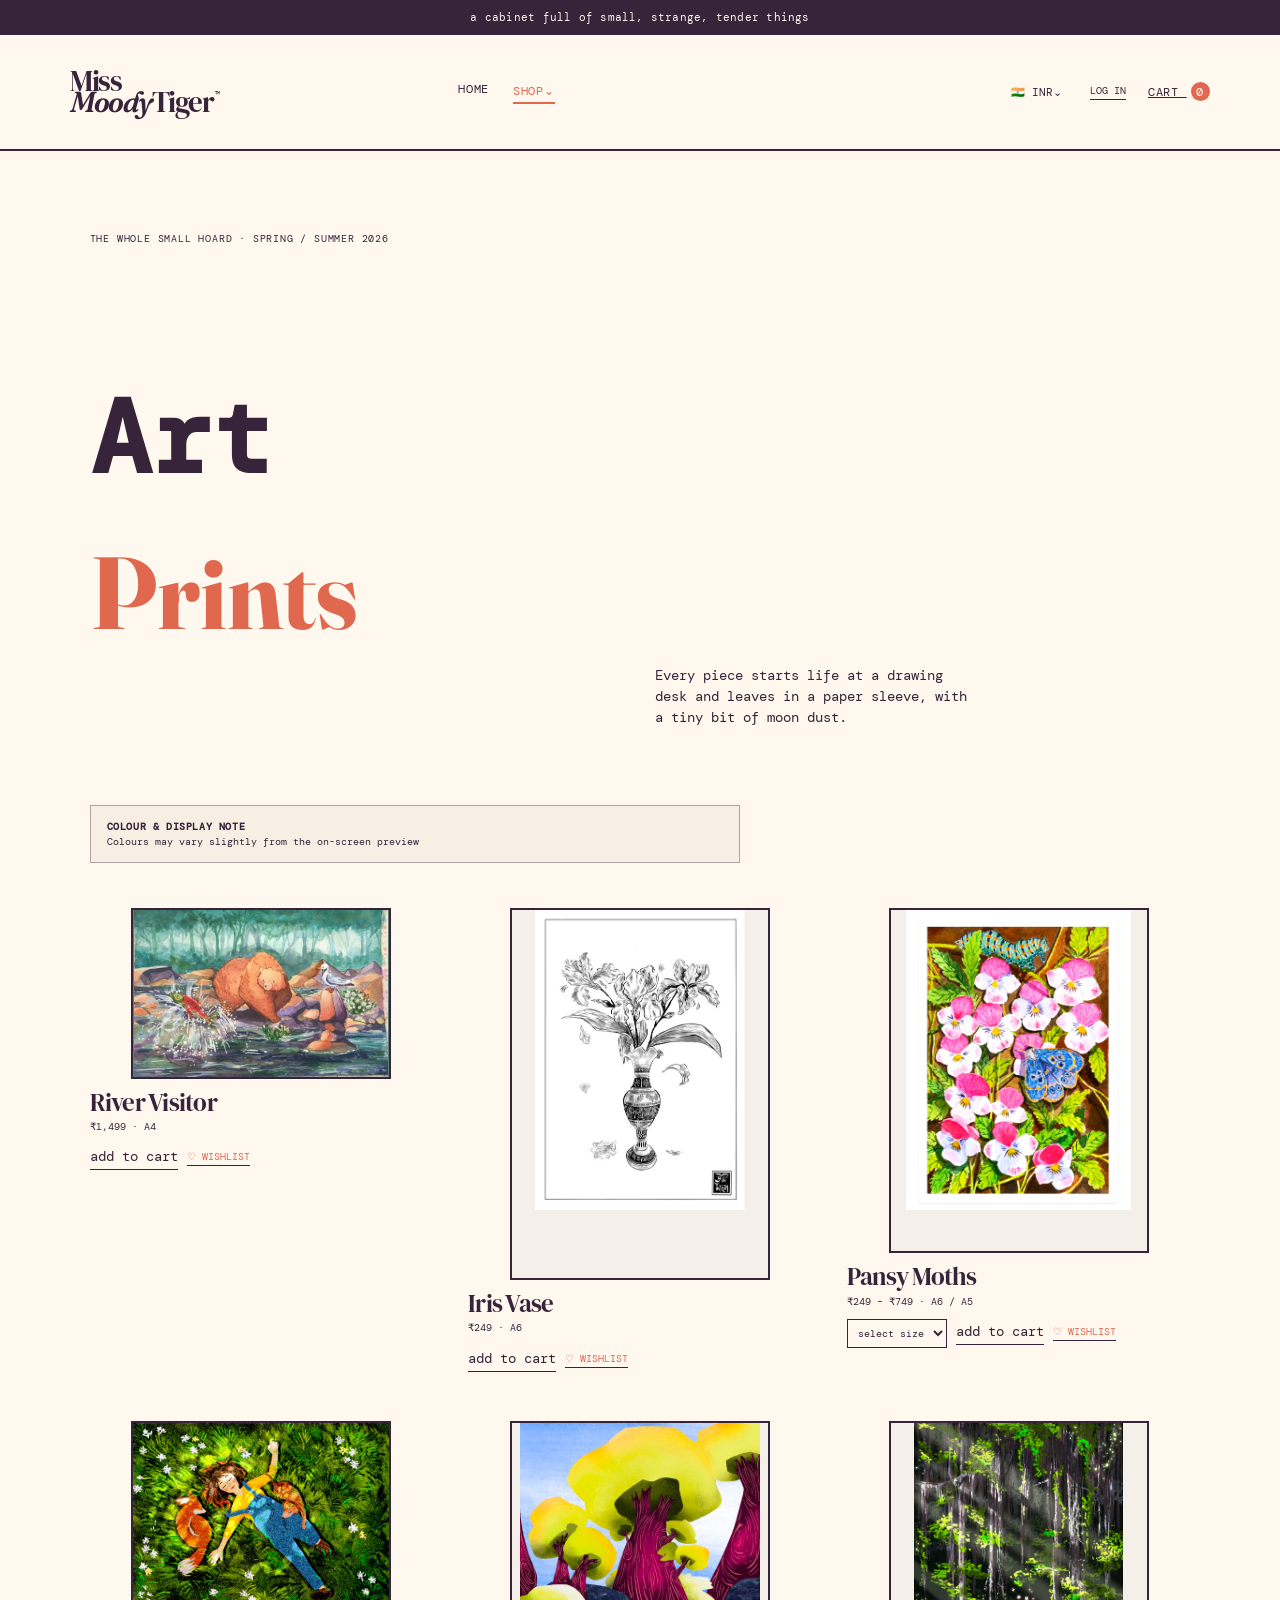
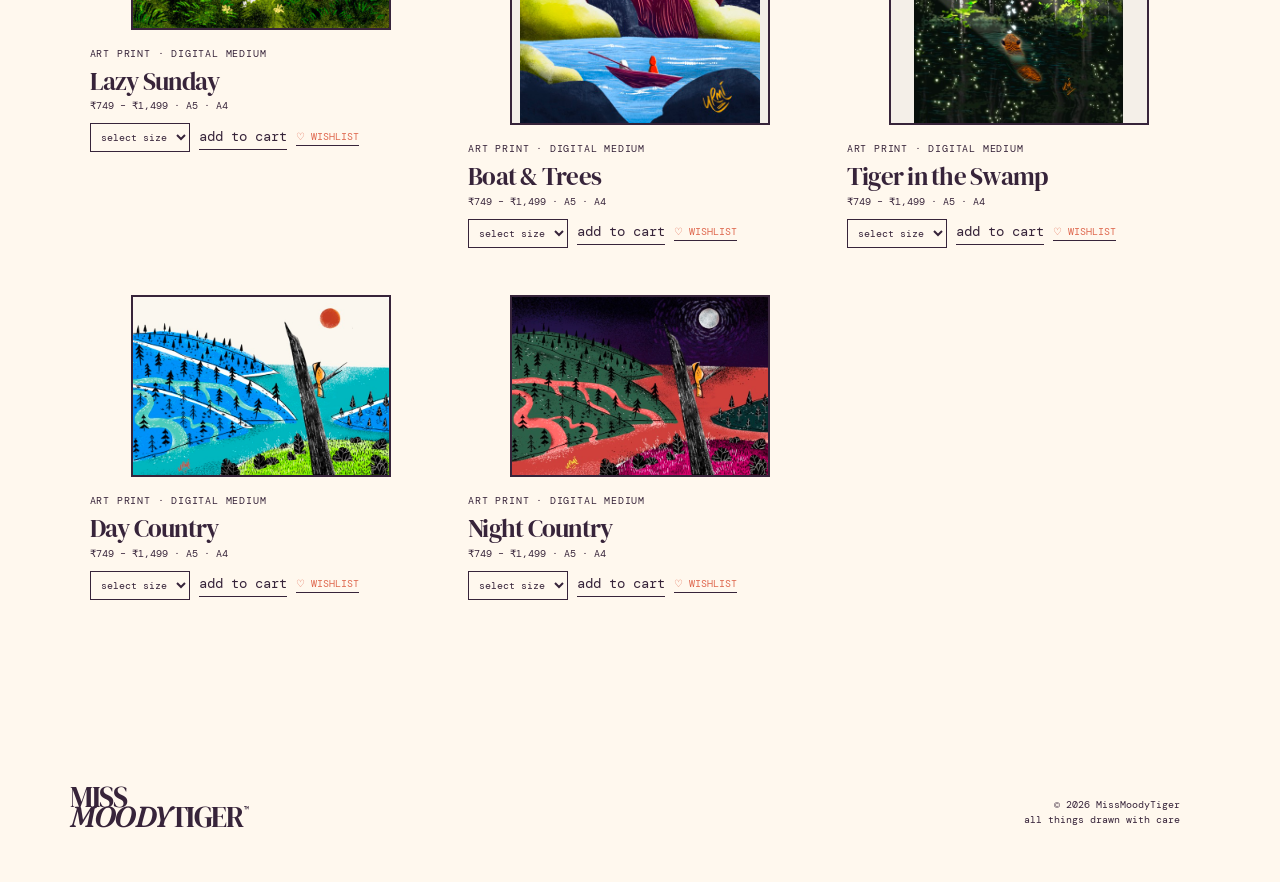
<file: products.html>
<!doctype html><html lang="en"><head><meta charset="UTF-8" /><meta name="viewport" content="width=device-width, initial-scale=1.0" /><title>Small Editions — MissMoodyTiger</title><link rel="preconnect" href="https://fonts.googleapis.com" /><link rel="preconnect" href="https://fonts.gstatic.com" crossorigin /><link href="https://fonts.googleapis.com/css2?family=DM+Mono:wght@400;500&family=DM+Serif+Display:ital@0;1&family=Fraunces:opsz,wght,SOFT@9..144,600..700,50&display=swap" rel="stylesheet" /><link rel="stylesheet" href="styles.css" /></head><body><div class="announcement">a cabinet full of small, strange, tender things</div><header class="site-header"><a class="wordmark" href="index.html">Miss<br /><i>Moody</i>Tiger<span>™</span></a><nav><a href="index.html#work">work</a><a href="products.html">shop</a><a href="index.html#journal">field notes</a><a href="index.html#about">about</a></nav><a class="bag" href="cart.html">cart <span id="bagCount">0</span></a></header><main class="catalog"><div class="catalog-heading"><p class="eyebrow">the whole small hoard · spring / summer 2026</p><h1>Small<br /><em>editions.</em></h1><p>Every piece starts life at a drawing desk and leaves in a paper sleeve, with a tiny bit of moon dust.</p></div><div class="catalog-grid product-grid"><article class="catalog-product product" data-id="river" data-price="18.04" data-product-url="art-print.html?art=river"><a class="catalog-image river-card product-image-link" href="art-print.html?art=river" target="_blank" rel="noopener"><img src="assets/river-visitor-cropped.jpeg" alt="River Visitor artwork" /></a><div class="catalog-meta"><h3>River Visitor</h3><p>₹1,499 · A4</p><div class="product-action"><button class="add">add to cart</button></div></div></article><article class="catalog-product product" data-id="iris" data-price="3" data-product-url="art-print.html?art=iris"><a class="catalog-image iris-card product-image-link" href="art-print.html?art=iris" target="_blank" rel="noopener"><img src="assets/iris-vase.jpeg" alt="Iris Vase artwork" /></a><div class="catalog-meta"><h3>Iris Vase</h3><p>₹249 · A6</p><div class="product-action"><button class="add">add to cart</button></div></div></article><article class="catalog-product product" data-id="pansy" data-price="3" data-product-url="art-print.html?art=pansy"><a class="catalog-image pansy-card product-image-link" href="art-print.html?art=pansy" target="_blank" rel="noopener"><img src="assets/pansy-moths-clean.png" alt="Pansy Moths artwork" /></a><div class="catalog-meta"><h3>Pansy Moths</h3><p>₹249 – ₹749 · A6 / A5</p><div class="product-action"><button class="add">add to cart</button></div></div></article></div></main><footer><a class="wordmark" href="index.html">Miss<br /><i>Moody</i>Tiger<span>™</span></a><p>© 2026 MissMoodyTiger<br />all things drawn with care</p></footer><script src="script.js?v=2"></script></body></html>
</file>
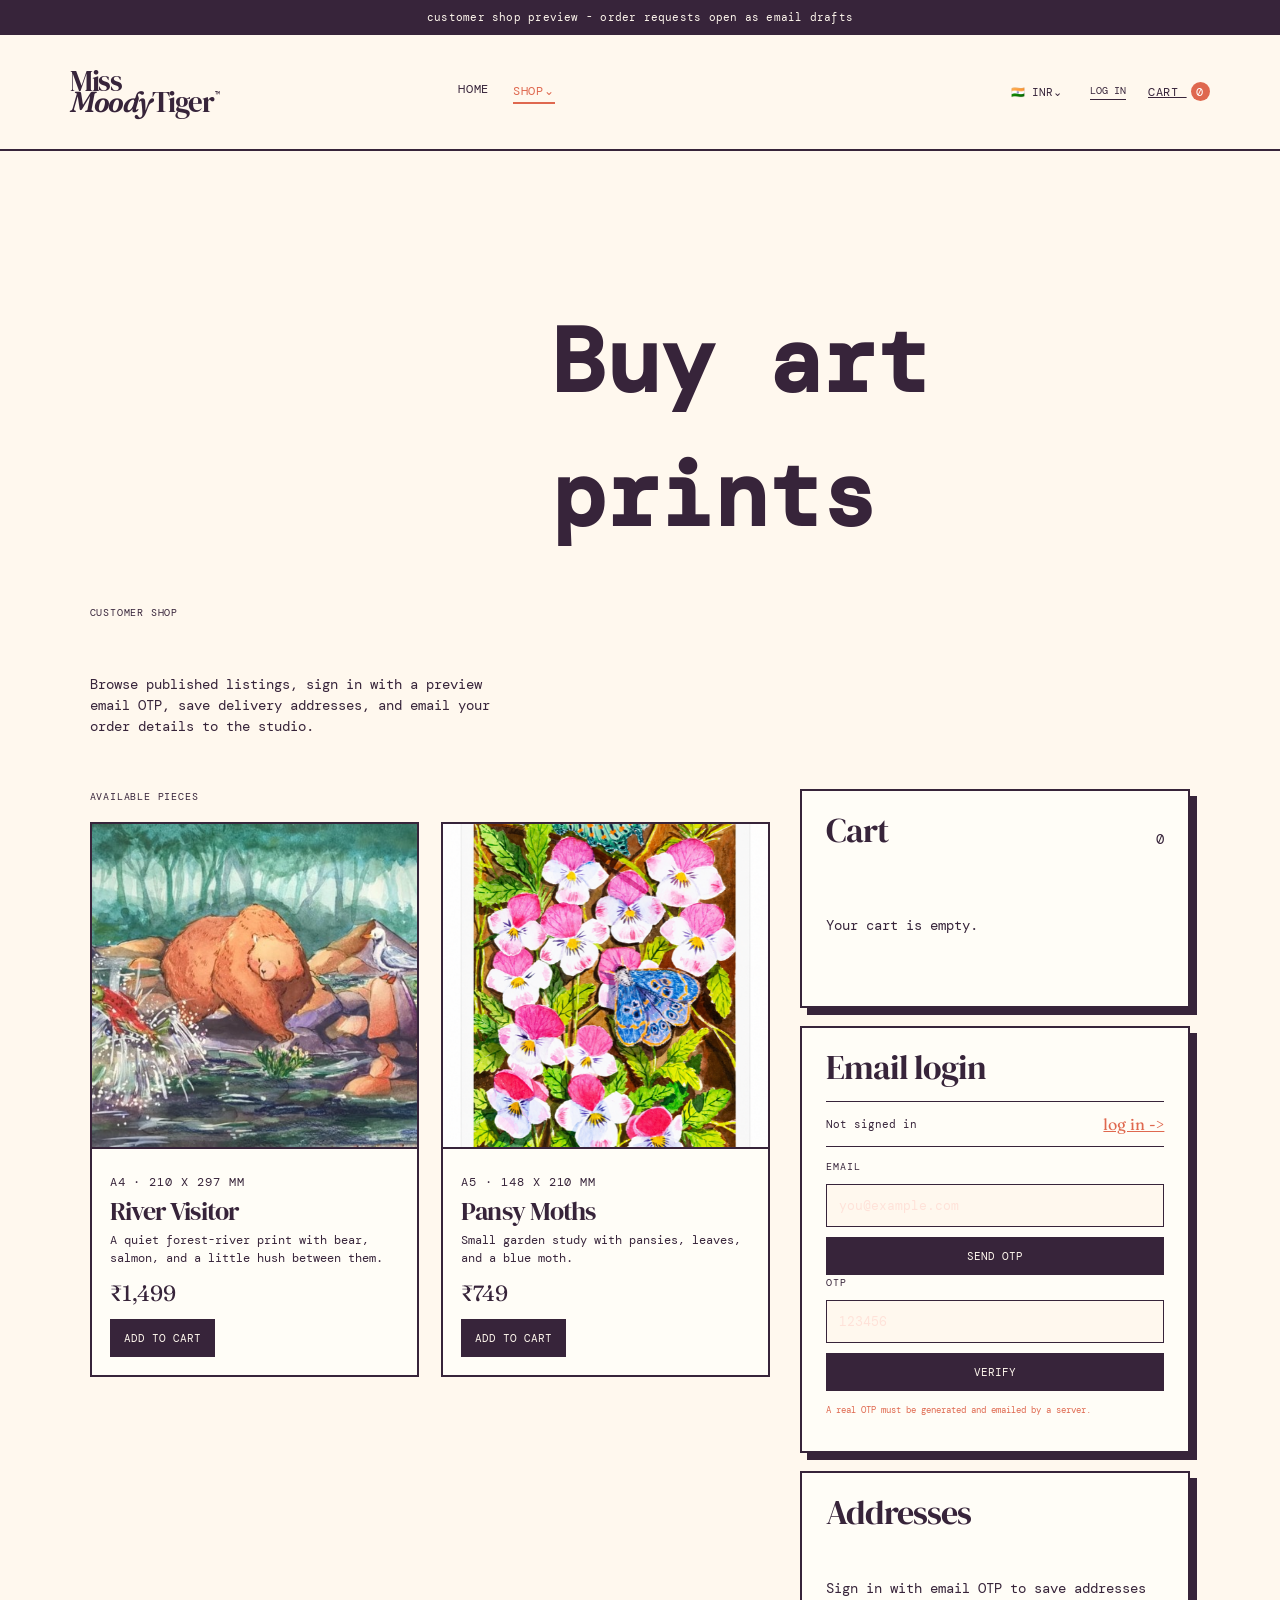
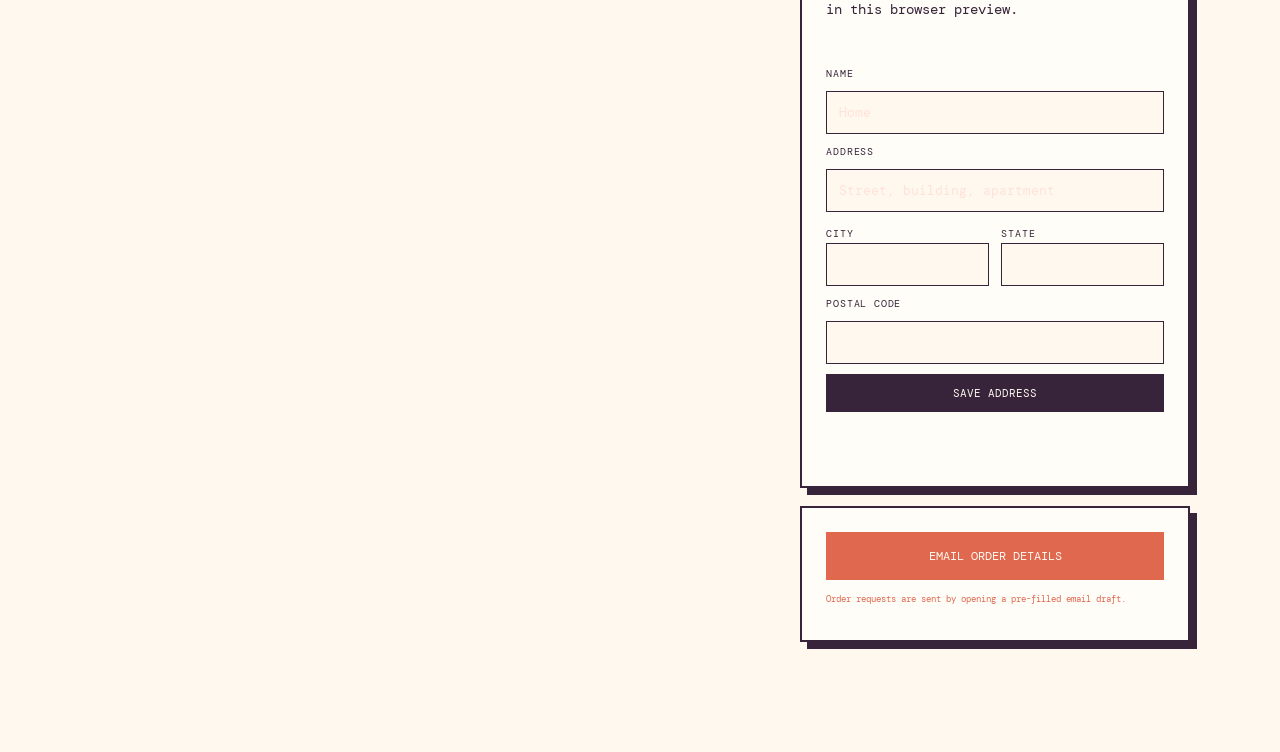
<file: shop.html>
<!doctype html>
<html lang="en">
  <head>
    <meta charset="UTF-8" />
    <meta name="viewport" content="width=device-width, initial-scale=1.0" />
    <title>Shop - MissMoodyTiger</title>
    <link rel="preconnect" href="https://fonts.googleapis.com" />
    <link rel="preconnect" href="https://fonts.gstatic.com" crossorigin />
    <link href="https://fonts.googleapis.com/css2?family=DM+Mono:wght@400;500&family=DM+Serif+Display:ital@0;1&family=Fraunces:opsz,wght,SOFT@9..144,600..700,50&display=swap" rel="stylesheet" />
    <link rel="stylesheet" href="styles.css" />
  </head>
  <body>
    <div class="announcement">customer shop preview - order requests open as email drafts</div>
    <header class="site-header"></header>
    <main class="market-shell">
      <section class="market-heading">
        <p class="eyebrow">customer shop</p>
        <h1>Buy art prints</h1>
        <p>Browse published listings, sign in with a preview email OTP, save delivery addresses, and email your order details to the studio.</p>
      </section>

      <section class="shop-layout">
        <div>
          <div class="panel-title">
            <p class="eyebrow">available pieces</p>
          </div>
          <div class="shop-listings" id="shopListings"></div>
        </div>

        <aside class="checkout-rail">
          <section class="market-panel">
            <div class="panel-title">
              <h2>Cart</h2>
              <span id="cartBadge">0</span>
            </div>
            <div id="shopCart"></div>
          </section>

          <section class="market-panel">
            <h2>Email login</h2>
            <div class="customer-state" id="customerState"></div>
            <form id="otpRequestForm" class="compact-form">
              <label for="email">Email</label>
              <input id="email" name="email" type="email" placeholder="you@example.com" required />
              <button type="submit">Send OTP</button>
            </form>
            <form id="otpVerifyForm" class="compact-form">
              <label for="otp">OTP</label>
              <input id="otp" name="otp" type="text" inputmode="numeric" maxlength="6" placeholder="123456" required />
              <button type="submit">Verify</button>
            </form>
            <p class="detail-note" id="otpMessage" aria-live="polite">A real OTP must be generated and emailed by a server.</p>
          </section>

          <section class="market-panel">
            <h2>Addresses</h2>
            <div id="addressList"></div>
            <form id="addressForm" class="compact-form">
              <label for="addressName">Name</label>
              <input id="addressName" name="name" type="text" placeholder="Home" required />
              <label for="line1">Address</label>
              <input id="line1" name="line1" type="text" placeholder="Street, building, apartment" required />
              <div class="form-pair">
                <div>
                  <label for="city">City</label>
                  <input id="city" name="city" type="text" required />
                </div>
                <div>
                  <label for="region">State</label>
                  <input id="region" name="region" type="text" required />
                </div>
              </div>
              <label for="postal">Postal code</label>
              <input id="postal" name="postal" type="text" required />
              <button type="submit">Save address</button>
              <p class="form-message" id="addressMessage" aria-live="polite"></p>
            </form>
          </section>

          <section class="market-panel">
            <button class="checkout-button" id="placeOrder" type="button">Email order details</button>
            <p class="detail-note" id="orderMessage" aria-live="polite">Order requests are sent by opening a pre-filled email draft.</p>
          </section>
        </aside>
      </section>
    </main>
    <script src="navigation.js"></script>
    <script src="marketplace.js"></script>
  </body>
</html>
</file>
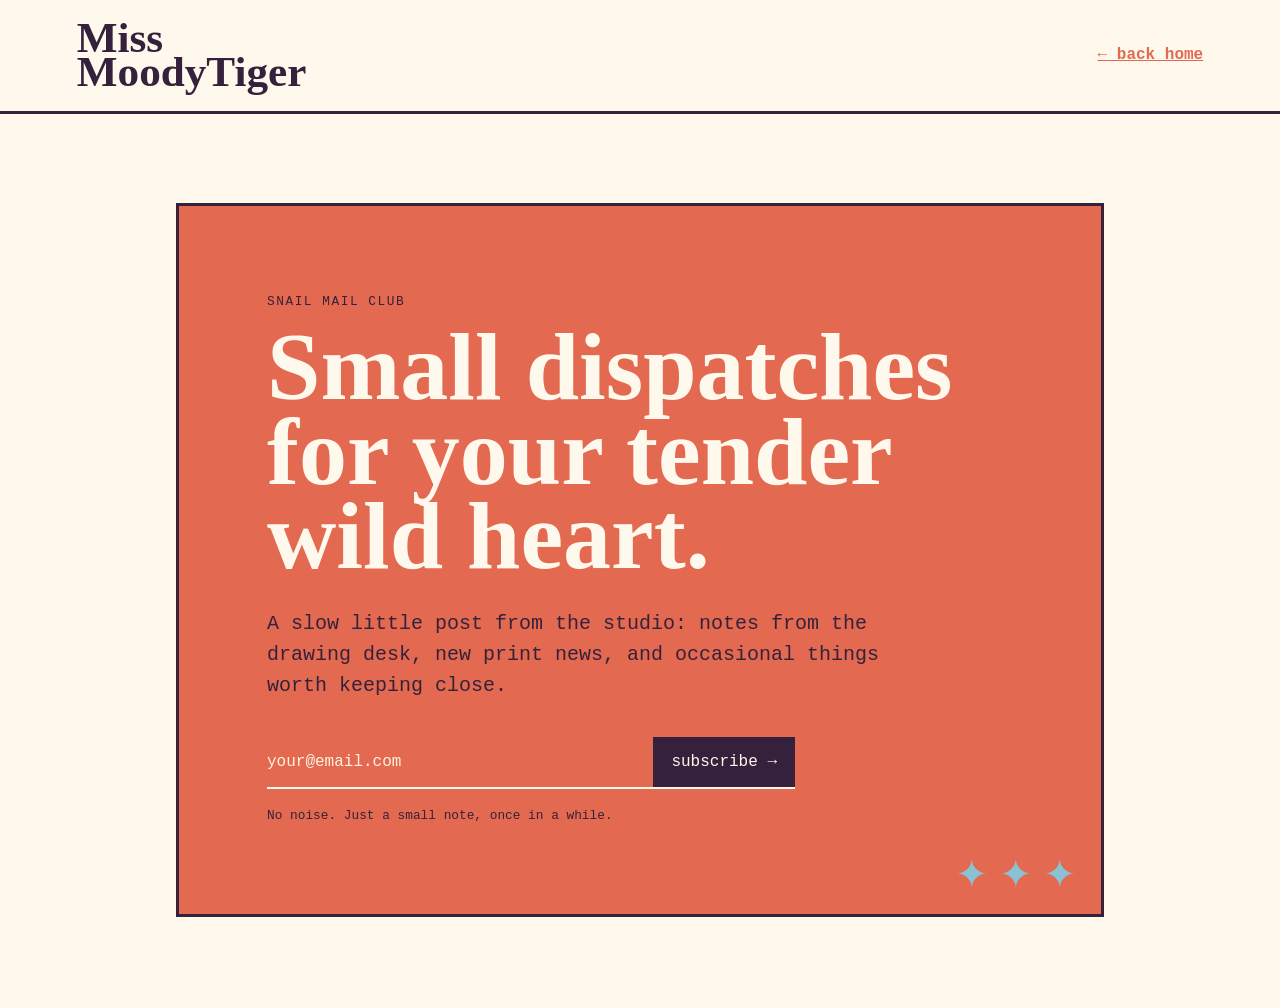
<file: snail-mail-club.html>
<!doctype html>
<html lang="en">
<head>
  <meta charset="utf-8">
  <meta name="viewport" content="width=device-width, initial-scale=1">
  <title>Snail Mail Club · MissMoodyTiger</title>
  <style>
    :root { --cream:#fff8ed; --ink:#35213b; --coral:#e36a50; --sky:#8bc1d3; }
    * { box-sizing:border-box; }
    body { margin:0; background:var(--cream); color:var(--ink); font-family:ui-monospace, SFMono-Regular, Menlo, monospace; }
    header { padding:1.3rem clamp(1.4rem,6vw,5rem); border-bottom:3px solid var(--ink); display:flex; justify-content:space-between; align-items:center; gap:1rem; }
    .brand { color:var(--ink); text-decoration:none; font-family:Georgia, serif; font-size:clamp(1.6rem,3.5vw,2.7rem); font-weight:700; line-height:.8; }
    .back { color:var(--coral); font-weight:700; }
    main { min-height:calc(100vh - 6.5rem); display:grid; place-items:center; padding:clamp(2rem,7vw,6rem) 1.5rem; }
    section { width:min(58rem,100%); background:var(--coral); border:3px solid var(--ink); padding:clamp(2rem,7vw,5.5rem); position:relative; overflow:hidden; }
    section:after { content:"✦  ✦  ✦"; position:absolute; right:1.5rem; bottom:1rem; font-family:Georgia,serif; font-size:2.5rem; color:var(--sky); }
    .eyebrow { margin:0 0 1rem; font-size:.8rem; letter-spacing:.12em; }
    h1 { max-width:16ch; margin:0; color:var(--cream); font-family:Georgia,serif; font-size:clamp(2.8rem,8vw,6rem); line-height:.88; }
    .intro { max-width:42rem; margin:1.8rem 0 2.3rem; font-size:clamp(1rem,2.2vw,1.25rem); line-height:1.55; }
    form { display:flex; max-width:33rem; border-bottom:2px solid var(--cream); }
    input { min-width:0; flex:1; border:0; background:transparent; color:var(--cream); padding:.95rem 0; font:inherit; outline:0; }
    input::placeholder { color:#fff3df; }
    button { border:2px solid var(--ink); background:var(--ink); color:var(--cream); padding:.85rem 1rem; font:inherit; cursor:pointer; }
    .note { margin:1.1rem 0 0; max-width:35rem; font-size:.8rem; line-height:1.55; }
  </style>
</head>
<body>
  <header>
    <a class="brand" href="index.html">Miss<br>MoodyTiger</a>
    <a class="back" href="index.html">← back home</a>
  </header>
  <main>
    <section>
      <p class="eyebrow">SNAIL MAIL CLUB</p>
      <h1>Small dispatches for your tender wild heart.</h1>
      <p class="intro">A slow little post from the studio: notes from the drawing desk, new print news, and occasional things worth keeping close.</p>
      <form onsubmit="event.preventDefault(); this.querySelector('button').textContent='you’re on the list ✦';">
        <input type="email" required aria-label="Your email" placeholder="your@email.com">
        <button type="submit">subscribe →</button>
      </form>
      <p class="note">No noise. Just a small note, once in a while.</p>
    </section>
  </main>
</body>
</html>
</file>
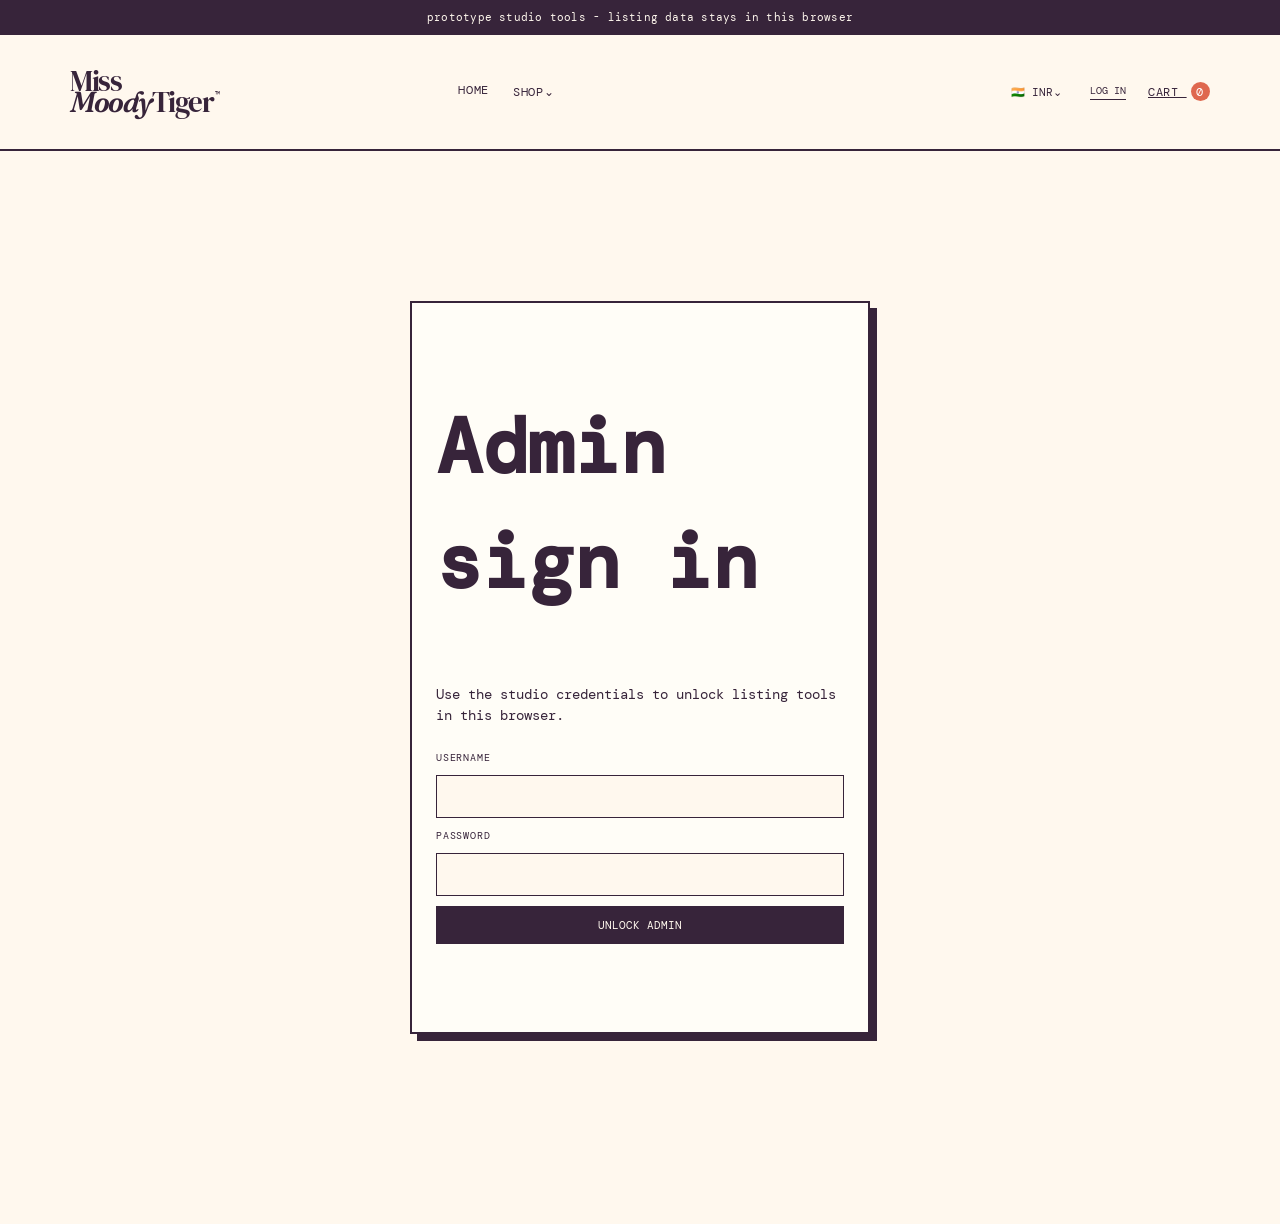
<file: studio-admin.html>
<!doctype html>
<html lang="en">
  <head>
    <meta charset="UTF-8" />
    <meta name="viewport" content="width=device-width, initial-scale=1.0" />
    <title>Studio Admin - MissMoodyTiger</title>
    <link rel="preconnect" href="https://fonts.googleapis.com" />
    <link rel="preconnect" href="https://fonts.gstatic.com" crossorigin />
    <link href="https://fonts.googleapis.com/css2?family=DM+Mono:wght@400;500&family=DM+Serif+Display:ital@0;1&family=Fraunces:opsz,wght,SOFT@9..144,600..700,50&display=swap" rel="stylesheet" />
    <link rel="stylesheet" href="styles.css" />
  </head>
  <body>
    <div class="announcement">prototype studio tools - listing data stays in this browser</div>
    <header class="site-header"></header>
    <main class="market-shell admin-shell admin-locked">
      <section class="market-panel admin-login-panel" id="adminLoginPanel">
        <h1>Admin sign in</h1>
        <p>Use the studio credentials to unlock listing tools in this browser.</p>
        <form class="compact-form" id="adminLoginForm">
          <label for="adminUsername">Username</label>
          <input id="adminUsername" name="username" type="text" autocomplete="username" required />
          <label for="adminPassword">Password</label>
          <input id="adminPassword" name="password" type="password" autocomplete="current-password" required />
          <button type="submit">Unlock admin</button>
          <p class="form-message" id="adminLoginMessage" aria-live="polite"></p>
        </form>
      </section>

      <div class="admin-tools" id="adminTools" hidden>
      <section class="market-heading">
        <h1>Add pieces</h1>
        <p>Create listings with an image, description, price, and dimensions. This preview stores them locally so you can shape the workflow before a backend is connected.</p>
      </section>

      <section class="market-grid">
        <form class="market-panel listing-form" id="listingForm">
          <h2>New listing</h2>
          <label for="title">Title</label>
          <input id="title" name="title" type="text" placeholder="Moonlit Pansy Study" required />

          <label for="description">Description</label>
          <textarea id="description" name="description" rows="5" placeholder="A short customer-facing description..." required></textarea>

          <div class="form-pair">
            <div>
              <label for="price">Price in INR</label>
              <input id="price" name="price" type="number" min="1" step="1" placeholder="1499" required />
            </div>
            <div>
              <label for="dimensions">Dimensions</label>
              <select id="dimensions" name="dimensions" required>
                <option value="A6 · 105 x 148 mm">A6 · 105 x 148 mm</option>
                <option value="A5 · 148 x 210 mm">A5 · 148 x 210 mm</option>
                <option value="A4 · 210 x 297 mm" selected>A4 · 210 x 297 mm</option>
                <option value="A3 · 297 x 420 mm">A3 · 297 x 420 mm</option>
                <option value="5 x 7 in · 127 x 178 mm">5 x 7 in · 127 x 178 mm</option>
                <option value="8 x 10 in · 203 x 254 mm">8 x 10 in · 203 x 254 mm</option>
                <option value="11 x 14 in · 279 x 356 mm">11 x 14 in · 279 x 356 mm</option>
                <option value="12 x 16 in · 305 x 406 mm">12 x 16 in · 305 x 406 mm</option>
                <option value="16 x 20 in · 406 x 508 mm">16 x 20 in · 406 x 508 mm</option>
                <option value="Square 8 x 8 in · 203 x 203 mm">Square 8 x 8 in · 203 x 203 mm</option>
                <option value="Square 12 x 12 in · 305 x 305 mm">Square 12 x 12 in · 305 x 305 mm</option>
              </select>
            </div>
          </div>

          <label for="image">Image</label>
          <input id="image" name="image" type="file" accept="image/*" />

          <label for="status">Status</label>
          <select id="status" name="status">
            <option value="published">Published</option>
            <option value="draft">Draft</option>
          </select>

          <button type="submit">Save listing</button>
          <p class="form-message" id="listingMessage" aria-live="polite"></p>
        </form>

        <section class="market-panel">
          <div class="panel-title">
            <p class="eyebrow">inventory</p>
            <a class="text-link" href="shop.html">view shop -></a>
          </div>
          <div class="tool-list" id="listingList"></div>
        </section>
      </section>
      </div>
    </main>
    <script src="navigation.js"></script>
    <script src="marketplace.js"></script>
  </body>
</html>
</file>
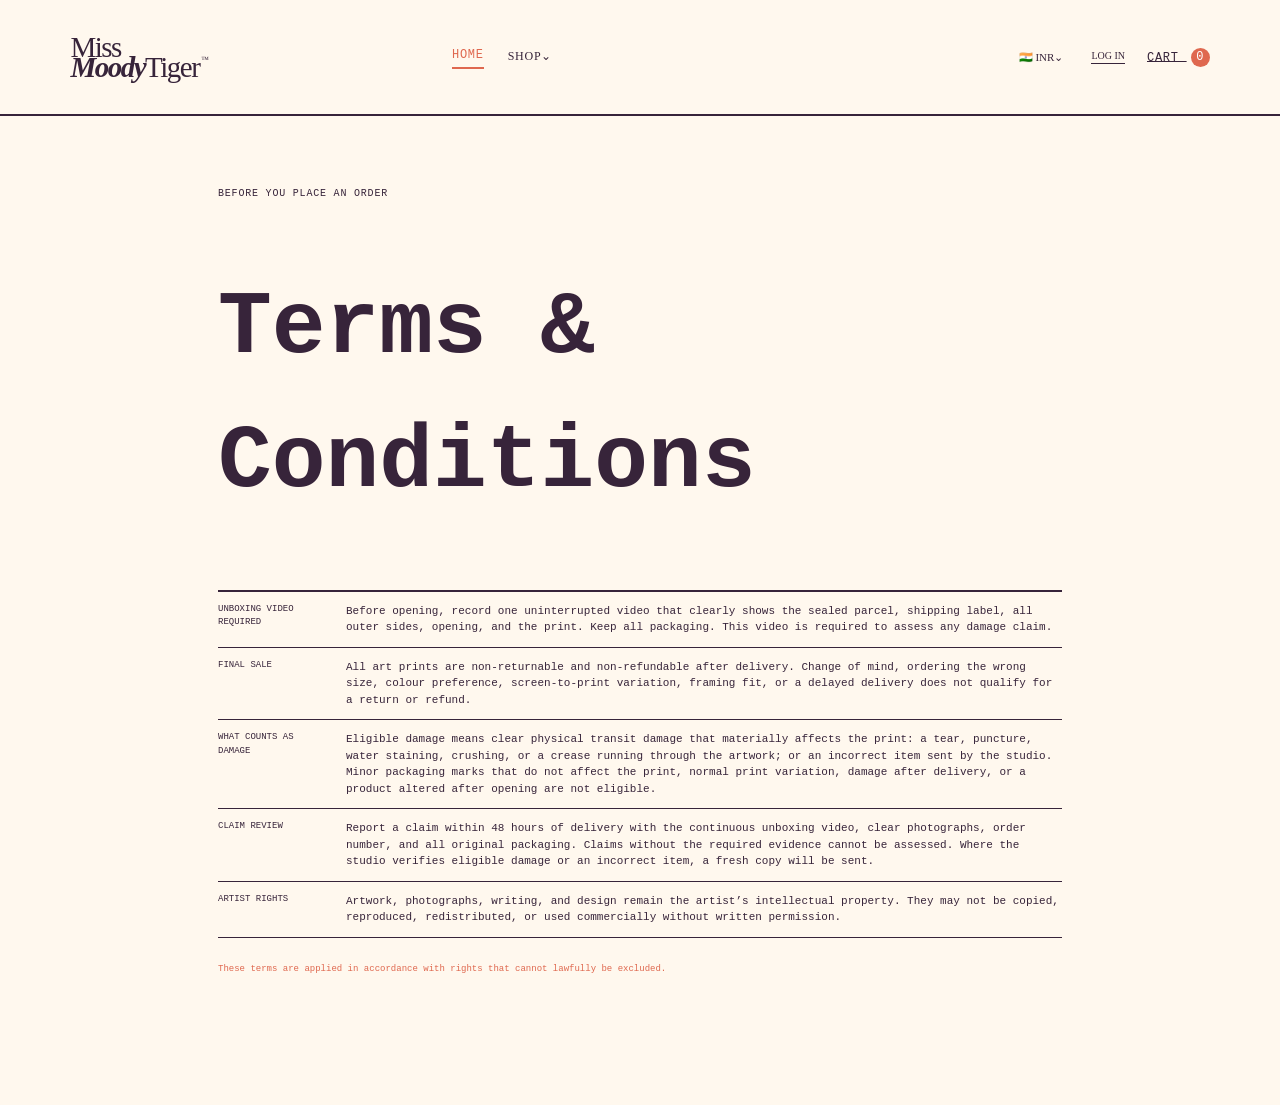
<file: terms.html>
<!doctype html>
<html lang="en">
  <head>
    <meta charset="UTF-8" />
    <meta name="viewport" content="width=device-width, initial-scale=1.0" />
    <title>Terms & Conditions — MissMoodyTiger</title>
    <link rel="stylesheet" href="styles.css" />
  </head>
  <body>
    <header class="site-header"></header>
    <main class="cart-page">
      <p class="eyebrow">before you place an order</p>
      <h1>Terms &<br />Conditions</h1>
      <div class="art-specs">
        <div><dt>Unboxing video required</dt><dd>Before opening, record one uninterrupted video that clearly shows the sealed parcel, shipping label, all outer sides, opening, and the print. Keep all packaging. This video is required to assess any damage claim.</dd></div>
        <div><dt>Final sale</dt><dd>All art prints are non-returnable and non-refundable after delivery. Change of mind, ordering the wrong size, colour preference, screen-to-print variation, framing fit, or a delayed delivery does not qualify for a return or refund.</dd></div>
        <div><dt>What counts as damage</dt><dd>Eligible damage means clear physical transit damage that materially affects the print: a tear, puncture, water staining, crushing, or a crease running through the artwork; or an incorrect item sent by the studio. Minor packaging marks that do not affect the print, normal print variation, damage after delivery, or a product altered after opening are not eligible.</dd></div>
        <div><dt>Claim review</dt><dd>Report a claim within 48 hours of delivery with the continuous unboxing video, clear photographs, order number, and all original packaging. Claims without the required evidence cannot be assessed. Where the studio verifies eligible damage or an incorrect item, a fresh copy will be sent.</dd></div>
        <div><dt>Artist rights</dt><dd>Artwork, photographs, writing, and design remain the artist’s intellectual property. They may not be copied, reproduced, redistributed, or used commercially without written permission.</dd></div>
      </div>
      <p class="detail-note">These terms are applied in accordance with rights that cannot lawfully be excluded.</p>
      <div id="checkoutAcknowledgement"><label style="display:flex;gap:10px;align-items:flex-start;margin:28px 0;max-width:680px"><input id="termsCheck" type="checkbox" style="width:auto;color:var(--ink)" /> <span>I have read and accept the Terms & Conditions.</span></label><button class="detail-add" id="termsContinue" disabled>continue to checkout →</button></div>
    </main>
    <script src="navigation.js"></script>
    <script>const acknowledgement=document.getElementById('checkoutAcknowledgement');if(!new URLSearchParams(location.search).has('next'))acknowledgement.hidden=true;else{const check=document.getElementById('termsCheck'),go=document.getElementById('termsContinue');check.onchange=()=>go.disabled=!check.checked;go.onclick=()=>{localStorage.setItem('mmt-terms-accepted','true');alert('Terms accepted. Payment checkout is connected when the secure order service is activated.');};}</script>
  </body>
</html>
</file>
<file: styles.css>
:root{--ink:#37243a;--paper:#fff8ee;--red:#df684f;--yellow:#f4bf43;--blue:#8bbccc;--moss:#5e795c;--line:2px solid var(--ink)}*{box-sizing:border-box}html{scroll-behavior:smooth}body{margin:0;background:var(--paper);color:var(--ink);font-family:"DM Mono",monospace;font-size:14px;line-height:1.5}a{color:inherit}.announcement{background:var(--ink);color:var(--paper);text-align:center;padding:9px 20px;font-size:11px;letter-spacing:.02em}.announcement a{margin-left:16px;color:var(--yellow)}.site-header{height:116px;border-bottom:var(--line);display:flex;align-items:center;padding:0 5.5vw;gap:40px;background:var(--paper);position:sticky;top:0;z-index:10}.wordmark{font-family:"DM Serif Display",serif;text-decoration:none;font-size:29px;line-height:.7;letter-spacing:-1.5px;position:relative;min-width:116px}.wordmark i{font-family:Fraunces,serif;font-weight:600}.wordmark span{font-family:"DM Mono";font-size:8px;vertical-align:top;margin-left:2px}.site-header nav{display:flex;gap:28px;margin:auto}.site-header nav a,footer a{text-decoration:none;font-size:12px;text-transform:uppercase;letter-spacing:.06em}.site-header nav a:hover,.text-link:hover{color:var(--red)}.bag,.menu-toggle{background:transparent;border:0;font:inherit;color:inherit;cursor:pointer;text-transform:uppercase;font-size:12px;letter-spacing:.06em}.bag span{display:inline-grid;place-items:center;background:var(--red);color:white;border-radius:50%;width:19px;height:19px;margin-left:4px}.menu-toggle{display:none}.hero{display:grid;grid-template-columns:1.05fr .95fr;min-height:630px;border-bottom:var(--line);overflow:hidden}.hero-copy{padding:10.5vw 5.5vw 7vw}.eyebrow{text-transform:uppercase;letter-spacing:.08em;font-size:10px;margin:0 0 18px}.hero h1,h2,h3{font-family:"DM Serif Display",serif;font-weight:400;line-height:.93;letter-spacing:-.03em;margin:0}.hero h1{font-size:clamp(55px,6.7vw,97px)}h1 em{font-family:Fraunces,serif;font-style:normal;color:var(--red)}.intro{max-width:360px;margin:28px 0;font-size:15px}.scribble-link{font-family:Fraunces,serif;font-size:18px;text-decoration:none;border-bottom:2px solid var(--red);padding-bottom:3px}.scribble-link span{font-size:28px;vertical-align:-3px}.hero-art{background:var(--yellow);border-left:var(--line);position:relative;overflow:hidden;min-height:630px}.hero-art:before{content:"";position:absolute;inset:28px;background:repeating-linear-gradient(90deg,transparent 0 34px,rgba(55,36,58,.08) 35px 36px),repeating-linear-gradient(0deg,transparent 0 34px,rgba(55,36,58,.08) 35px 36px);border:var(--line);transform:rotate(-2deg)}.hero-art svg{position:absolute;inset:0;width:100%;height:100%;z-index:2}.tiger-body,.tiger-face{fill:var(--red);stroke:var(--ink);stroke-width:8;stroke-linejoin:round}.stripe,.tiger-line{fill:none;stroke:var(--ink);stroke-width:9;stroke-linecap:round}.moon{position:absolute;width:160px;height:160px;border:var(--line);border-radius:50%;background:var(--paper);right:9%;top:8%;z-index:1}.moon:after{content:"";position:absolute;width:150px;height:150px;border-radius:50%;background:var(--yellow);left:-29px;top:-12px}.spark{position:absolute;z-index:4;font-size:35px}.s1{top:12%;left:11%}.s2{right:11%;bottom:18%;font-size:24px}.s3{bottom:10%;left:12%;font-size:30px}.tape{position:absolute;width:115px;height:34px;background:rgba(255,248,238,.72);z-index:5;transform:rotate(-14deg)}.tape-one{top:18px;left:48%}.tape-two{bottom:27px;left:6%;transform:rotate(16deg)}.art-caption{position:absolute;z-index:6;bottom:48px;right:35px;font-size:10px;text-align:right}.ticker{border-bottom:var(--line);overflow:hidden;background:var(--blue);white-space:nowrap;padding:13px 0;font-family:Fraunces,serif;font-size:17px}.ticker div{display:inline-block;animation:marquee 32s linear infinite}@keyframes marquee{to{transform:translateX(-25%)}}.shop-section{padding:110px 5.5vw 125px}.section-heading{display:grid;grid-template-columns:1fr 2fr auto;align-items:end;margin-bottom:60px}.section-heading .eyebrow{align-self:start}.section-heading h2,.feature-copy h2,.journal h2,.about h2,.newsletter h2{font-size:clamp(43px,5vw,70px)}.text-link{font-family:Fraunces,serif;font-size:16px;color:var(--red)}.product-grid{display:grid;grid-template-columns:repeat(3,1fr);gap:38px;align-items:start}.product.offset{margin-top:65px}.product-art{border:var(--line);aspect-ratio:1;position:relative;margin-bottom:18px;overflow:hidden}.cat-card{background:var(--red)}.cat-card:before{content:"";position:absolute;inset:15% 22% 9%;background:var(--yellow);border:var(--line);border-radius:45% 45% 40% 40%;clip-path:polygon(0 15%,24% 0,38% 15%,64% 12%,84% 0,100% 20%,88% 100%,10% 100%)}.cat-card i,.cat-card b{position:absolute;width:9%;height:34%;background:var(--ink);z-index:2;top:34%;border-radius:40%;transform:rotate(-20deg)}.cat-card i{left:38%}.cat-card b{right:38%;transform:rotate(20deg)}.cat-card span{position:absolute;right:16%;top:12%;font-size:45px}.oracle-card{background:var(--ink);color:var(--paper);padding:13%;font-family:"DM Serif Display";font-size:clamp(31px,4vw,58px);line-height:.83}.oracle-card i{position:absolute;right:10%;bottom:7%;font-size:100px;color:var(--yellow);font-style:normal}.letter-card{background:var(--blue);padding:13%;font-family:Fraunces;font-size:clamp(32px,4vw,56px);line-height:.88}.letter-card:before{content:"";position:absolute;border:var(--line);width:70%;height:78%;top:11%;left:15%;transform:rotate(4deg);background:var(--paper)}.letter-card span,.letter-card i{position:relative;z-index:2}.letter-card i{position:absolute;bottom:12%;right:16%;font-style:normal;font-size:43px}.product-type{font-size:9px;text-transform:uppercase;letter-spacing:.08em;margin:0 0 5px}.product h3{font-size:24px}.product p:not(.product-type){margin:5px 0 10px}.add{font:inherit;border:0;border-bottom:1px solid var(--ink);background:transparent;padding:0 0 2px;cursor:pointer;color:var(--ink)}.split-feature{display:grid;grid-template-columns:1fr 1fr;background:var(--moss);color:var(--paper);border-block:var(--line)}.feature-art{background:var(--blue);color:var(--ink);min-height:600px;padding:70px 11%;display:flex;flex-direction:column;justify-content:center;align-items:center;border-right:var(--line)}.frame{width:min(380px,100%);aspect-ratio:4/5;background:var(--paper);padding:20px;border:var(--line);box-shadow:14px 14px 0 var(--ink);transform:rotate(-3deg)}.frame svg{width:100%;height:100%}.feature-art p{font-size:10px;margin:35px 0 0;align-self:flex-end}.feature-copy{padding:115px 10%;display:flex;flex-direction:column;align-items:flex-start;justify-content:center}.feature-copy h2{max-width:550px}.feature-copy>p:not(.eyebrow){max-width:430px;margin:30px 0}.button-light{background:var(--paper);color:var(--ink);padding:14px 19px;text-decoration:none;text-transform:uppercase;font-size:11px}.journal{display:grid;grid-template-columns:1fr 1fr;padding:120px 10vw;gap:80px;background:#efdbcf}.note-stack{display:grid;grid-template-columns:1fr 1fr;gap:22px;align-items:center}.note{padding:28px 25px;min-height:250px;border:var(--line);box-shadow:7px 7px 0 var(--ink);display:flex;flex-direction:column}.note-yellow{background:var(--yellow);transform:rotate(3deg)}.note-blue{background:var(--blue);transform:rotate(-3deg);margin-top:55px}.note small{font-size:10px}.note h3{font-size:28px;line-height:.95;margin:32px 0 auto}.note a{font-size:11px}.about{display:grid;grid-template-columns:.75fr 1.25fr;gap:10vw;padding:120px 15vw;align-items:center}.about-stamp{width:230px;height:230px;border:var(--line);border-radius:50%;display:grid;place-content:center;text-align:center;font-family:Fraunces;font-size:18px;line-height:1.1;transform:rotate(-12deg);background:var(--yellow);box-shadow:9px 9px 0 var(--red)}.about-stamp b{font-size:42px}.about>div:last-child p:not(.eyebrow){max-width:550px;margin:25px 0}.newsletter{border-block:var(--line);padding:85px 10vw;background:var(--red);display:grid;grid-template-columns:1fr 1fr;gap:8vw;color:var(--paper)}.newsletter h2{font-size:clamp(40px,4.5vw,65px)}.newsletter form{align-self:center}.newsletter label{display:block;font-size:10px;text-transform:uppercase;margin-bottom:10px}.newsletter form>div{display:flex;border-bottom:2px solid var(--paper)}input{font:inherit;background:transparent;border:0;outline:0;padding:14px 4px;width:100%;color:white}input::placeholder{color:#ffe2d9}form button{background:var(--ink);color:var(--paper);border:0;white-space:nowrap;padding:0 15px;font:inherit;cursor:pointer}.form-message{height:18px;font-size:11px}footer{padding:55px 5.5vw;display:grid;grid-template-columns:1fr 1fr auto;gap:30px;align-items:end}footer>div{display:flex;flex-wrap:wrap;gap:16px}footer p{font-size:10px;text-align:right;margin:0}.tech-note{position:fixed;bottom:18px;left:18px;z-index:20;max-width:310px}.tech-note>button{font:11px "DM Mono";text-transform:uppercase;letter-spacing:.04em;background:var(--yellow);border:var(--line);box-shadow:4px 4px 0 var(--ink);padding:10px;cursor:pointer}.tech-note>button span{font-size:16px;margin-left:6px}.tech-content{display:none;margin-top:9px;background:var(--paper);border:var(--line);padding:19px;box-shadow:5px 5px 0 var(--ink)}.tech-note.open .tech-content{display:block}.tech-note.open>button{background:var(--red);color:var(--paper)}.tech-content h3{font-size:25px;margin-bottom:15px}.tech-content ul{list-style:none;padding:0;margin:0}.tech-content li{border-top:1px solid var(--ink);padding:9px 0}.tech-content b,.tech-content span{display:block}.tech-content span,.note-foot{font-size:10px;margin:3px 0}.cart{position:fixed;inset:0;z-index:30;background:rgba(55,36,58,.4);display:none;justify-content:flex-end}.cart.open{display:flex}.cart>div{width:min(430px,100%);height:100%;padding:45px;background:var(--paper);border-left:var(--line);position:relative}.cart h2{font-size:60px}.cart #closeCart{position:absolute;top:18px;right:20px;font:40px "DM Serif Display";border:0;background:none;cursor:pointer}.empty{margin-top:60px}.cart-item{border-top:1px solid var(--ink);padding:14px 0;display:flex;justify-content:space-between}.checkout{position:absolute;bottom:55px;left:45px;right:45px;padding:16px;background:var(--red);color:var(--paper);border:0;font:12px "DM Mono";text-transform:uppercase;cursor:pointer}.cart-note{position:absolute;bottom:12px;left:45px;right:45px;font-size:9px;color:var(--red)}
@media(max-width:760px){.site-header{height:82px;padding:0 20px;gap:10px}.site-header nav{position:absolute;display:none;top:82px;left:0;right:0;background:var(--paper);border-bottom:var(--line);padding:24px 20px;flex-direction:column}.site-header nav.open{display:flex}.menu-toggle{display:block;margin-left:auto}.hero,.split-feature,.journal,.newsletter{grid-template-columns:1fr}.hero-copy{padding:80px 7vw 70px}.hero-art{border-left:0;border-top:var(--line);min-height:480px}.shop-section{padding:75px 7vw}.section-heading{display:block;margin-bottom:45px}.section-heading .text-link{display:inline-block;margin-top:20px}.product-grid{gap:50px;grid-template-columns:1fr}.product.offset{margin-top:0}.product-art{max-width:440px}.feature-art{min-height:460px;border-right:0;border-bottom:var(--line);padding:60px 14%}.feature-copy{padding:75px 8%}.journal{padding:75px 8%;gap:45px}.note-stack{gap:10px}.note{padding:20px 16px;min-height:230px}.note h3{font-size:23px}.about{grid-template-columns:1fr;padding:80px 12%;gap:60px}.newsletter{padding:70px 8%;gap:45px}footer{grid-template-columns:1fr;padding:45px 7%}footer p{text-align:left}.announcement{font-size:9px}.announcement a{margin-left:5px}.tech-note{bottom:12px;left:12px}.tech-content{max-width:290px}}
.product-clickable{cursor:pointer}.product-clickable:focus-visible{outline:3px solid var(--red);outline-offset:6px}.product-clickable .product-art{transition:transform .2s ease,box-shadow .2s ease}.product-clickable:hover .product-art{transform:rotate(-1.5deg) translateY(-5px);box-shadow:8px 8px 0 var(--ink)}.product-page{padding:55px 7vw 110px}.back-link{font-size:11px;text-transform:uppercase;letter-spacing:.06em}.product-detail{display:grid;grid-template-columns:1fr 1fr;gap:9vw;max-width:1050px;margin:45px auto}.detail-art{aspect-ratio:1;position:relative;overflow:hidden;border:var(--line)}.detail-art:before{content:"";position:absolute;inset:15% 22% 9%;background:var(--yellow);border:var(--line);border-radius:45% 45% 40% 40%;clip-path:polygon(0 15%,24% 0,38% 15%,64% 12%,84% 0,100% 20%,88% 100%,10% 100%)}.detail-art i,.detail-art b{position:absolute;width:9%;height:34%;background:var(--ink);z-index:2;top:34%;border-radius:40%;transform:rotate(-20deg)}.detail-art i{left:38%}.detail-art b{right:38%;transform:rotate(20deg)}.detail-art span{position:absolute;right:16%;top:12%;font-size:45px}.detail-copy{padding-top:28px}.detail-copy h1,.catalog-heading h1{font-size:clamp(62px,8vw,110px)}.detail-copy h1 em,.catalog-heading h1 em{font-family:Fraunces;font-style:normal;color:var(--red)}.detail-copy .price{font:25px Fraunces;margin:22px 0}.detail-copy>p:not(.eyebrow):not(.price):not(.detail-note){max-width:390px}.detail-copy ul{padding-left:17px;margin:28px 0}.detail-add{background:var(--ink);color:var(--paper);border:0;padding:15px 19px;font:12px "DM Mono";text-transform:uppercase;cursor:pointer}.detail-add:disabled{background:var(--moss)}.detail-note{font-size:9px;color:var(--red);margin-top:13px}.catalog{padding:80px 7vw 120px}.catalog-heading{display:grid;grid-template-columns:1fr 1fr;gap:30px;align-items:end;margin-bottom:65px}.catalog-heading .eyebrow{grid-column:1/-1}.catalog-heading>p:last-child{max-width:315px;margin:0 0 12px}.catalog-grid{display:grid;grid-template-columns:repeat(3,1fr);gap:35px}.catalog-item{aspect-ratio:1;text-decoration:none;position:relative;border:var(--line);overflow:hidden}.catalog-item strong{position:absolute;left:13px;right:13px;bottom:12px;padding:8px;background:var(--paper);border:1px solid var(--ink);font:15px "DM Serif Display"}.catalog-item strong small{display:block;font:9px "DM Mono";margin-top:2px}.moss-art,.coral-art,.blue-art{display:grid;place-items:center;font:clamp(36px,5vw,65px) Fraunces;line-height:.8}.moss-art{background:var(--moss);color:var(--paper)}.coral-art{background:var(--red);color:var(--yellow)}.blue-art{background:var(--blue);color:var(--ink)}.catalog-item:hover{transform:translateY(-6px);box-shadow:7px 7px 0 var(--ink)}@media(max-width:760px){.product-detail,.catalog-heading{grid-template-columns:1fr}.catalog-grid{grid-template-columns:1fr}.product-detail{gap:35px}.catalog{padding:55px 7vw}.detail-copy{padding-top:0}}
.photo-art{display:grid;place-items:center;background:#eee5d9}.photo-art img{display:block;width:100%;height:100%;object-fit:contain}.photo-art.river{background:#5d8276}.photo-art.iris{background:#f3eee5}.photo-art.pansy{background:#7b4025}.catalog-item.photo-art img{transition:transform .25s ease}.catalog-item.photo-art:hover img{transform:scale(1.035)}
.gallery{min-width:0}.gallery-stage{position:relative;aspect-ratio:1;overflow:hidden;border:var(--line);background:#5d8276}.gallery-image{width:100%;height:100%;object-fit:contain;display:none}.gallery-image.active{display:block}.gallery-image.close-view{object-fit:cover;object-position:52% 53%;transform:scale(1.4)}.gallery-arrow{position:absolute;top:50%;translate:0 -50%;border:var(--line);background:var(--paper);width:38px;height:38px;font:22px "DM Serif Display";cursor:pointer}.gallery-arrow:hover{background:var(--yellow)}.gallery-arrow.previous{left:12px}.gallery-arrow.next{right:12px}.gallery-controls{display:flex;justify-content:space-between;align-items:center;margin-top:13px}.gallery-dots{display:flex;gap:8px}.gallery-dot{width:10px;height:10px;border:1px solid var(--ink);border-radius:50%;padding:0;background:var(--paper);cursor:pointer}.gallery-dot.active{background:var(--red)}.gallery-thumbs{display:flex;gap:8px}.gallery-thumb{width:55px;height:45px;padding:0;border:1px solid var(--ink);background:#5d8276;cursor:pointer;overflow:hidden}.gallery-thumb img{width:100%;height:100%;object-fit:cover}.gallery-thumb.close-thumb img{transform:scale(1.65);object-position:52% 53%}.gallery-thumb.active{outline:3px solid var(--red);outline-offset:2px}@media(max-width:760px){.gallery-stage{aspect-ratio:1}.gallery-controls{margin-bottom:8px}}
.product-art.photo-art.river{aspect-ratio:1082/710}.product-art.photo-art.iris{aspect-ratio:894/1280}.product-art.photo-art.pansy{aspect-ratio:1204/1600}.product-art.photo-art.river img{filter:saturate(1.02) brightness(1.02)}.locale-wrap{position:relative}.locale-button{background:transparent;border:0;font:11px "DM Mono";cursor:pointer;white-space:nowrap}.locale-menu{display:none;position:absolute;right:0;top:30px;width:205px;background:var(--paper);border:var(--line);padding:12px;box-shadow:5px 5px 0 var(--ink);z-index:25}.locale-menu.open{display:block}.locale-menu p{font-size:9px;text-transform:uppercase;margin:0 0 7px}.locale-menu button{display:block;width:100%;text-align:left;border:0;background:transparent;padding:7px 1px;font:11px "DM Mono";cursor:pointer}.locale-menu button:hover{color:var(--red)}.locale-menu small{display:block;font-size:9px;margin-top:6px}.bag-wrap{position:relative}.cart-preview{display:none;position:absolute;right:0;top:30px;width:240px;background:var(--paper);border:var(--line);box-shadow:5px 5px 0 var(--ink);padding:15px;z-index:25}.bag-wrap:hover .cart-preview,.bag-wrap:focus-within .cart-preview{display:block}.cart-preview p{font-size:10px;margin:5px 0}.cart-preview a{font:12px Fraunces;color:var(--red)}.product-action{display:flex;align-items:center;gap:9px;flex-wrap:wrap}.quantity-control{display:inline-flex;border:1px solid var(--ink);height:29px}.quantity-control button{width:29px;border:0;background:var(--yellow);font:18px "DM Mono";cursor:pointer}.quantity-control input{width:35px;border:0;border-inline:1px solid var(--ink);padding:0;text-align:center;color:var(--ink);font:12px "DM Mono"}.remove-product{border:0;border-bottom:1px solid var(--ink);background:none;padding:0;font:10px "DM Mono";cursor:pointer;color:var(--red)}.added-label{color:var(--moss);font-size:9px;text-transform:uppercase}.cart-page{padding:70px 10vw 120px;max-width:1100px;margin:auto}.cart-page h1{font-size:clamp(55px,7vw,95px)}.cart-list{margin-top:45px;border-top:var(--line)}.cart-row{display:grid;grid-template-columns:1fr auto auto;gap:25px;align-items:center;padding:22px 0;border-bottom:1px solid var(--ink)}.cart-row h2{font-size:28px}.cart-row p{margin:2px 0;font-size:11px}.cart-summary{margin:35px 0 0 auto;width:min(360px,100%)}.cart-summary>div{display:flex;justify-content:space-between;border-top:var(--line);padding:13px 0;font:18px Fraunces}.checkout-button{width:100%;padding:16px;border:0;background:var(--red);color:var(--paper);font:12px "DM Mono";text-transform:uppercase;cursor:pointer}.empty-cart{padding:32px 0}.cart-header-link{font-size:12px;text-decoration:none;text-transform:uppercase}.cart-page .quantity-control{margin-top:8px}@media(max-width:760px){.locale-button{font-size:9px}.site-header{gap:7px}.cart-row{grid-template-columns:1fr auto;gap:12px}.cart-row .remove-product{grid-column:1}.cart-page{padding:45px 7vw}.locale-menu{right:-45px}.cart-preview{right:-28px}}
.product-image-link{display:block}.product-art.photo-art.pansy{aspect-ratio:1088/1446;background:#f5f1eb}.product-art.photo-art.pansy img{filter:saturate(1.03) brightness(1.03)}
.gallery-page{max-width:980px;margin:auto;padding:55px 7vw 100px}.gallery-page h1{font-size:clamp(50px,7vw,92px);margin-bottom:35px}.gallery-stage-large{aspect-ratio:4/3}.gallery-stage-large #galleryImage{object-fit:contain;background:#f5f1eb}.gallery-notice{font-size:10px;color:var(--red);margin-top:22px}.gallery-page .gallery-thumbs{margin-left:auto}.gallery-page .gallery-thumb{width:68px;height:55px}
.catalog-grid.product-grid{align-items:start}.catalog-product{min-width:0}.catalog-image{display:block;overflow:hidden;border:var(--line);background:#f4efe8}.catalog-image img{display:block;width:100%;height:100%;object-fit:contain}.river-card{aspect-ratio:1082/710;background:#5d8276}.iris-card{aspect-ratio:894/1280}.pansy-card{aspect-ratio:1088/1446}.pansy-card img{filter:saturate(1.03) brightness(1.03)}.catalog-meta{padding:12px 0}.catalog-meta h3{font-size:25px}.catalog-meta p{font-size:10px;margin:4px 0 9px}.catalog-product .product-action{min-height:29px}.catalog-product .quantity-control{transform:scale(.9);transform-origin:left center}.catalog-product .added-label{font-size:8px}@media(max-width:760px){.catalog-grid.product-grid{grid-template-columns:1fr}.catalog-image{max-width:440px}}
.art-detail{max-width:1180px;margin:auto;padding:55px 7vw 110px}.art-detail-grid{display:grid;grid-template-columns:1.05fr .95fr;gap:8vw;margin-top:35px}.watermarked-preview{position:relative;background:#f4efe8;border:var(--line);display:grid;place-items:center;min-height:450px;overflow:hidden}.watermarked-preview img{max-width:100%;max-height:760px;width:100%;height:100%;object-fit:contain}.watermarked-preview span{position:absolute;inset:0;display:grid;place-items:center;transform:rotate(-30deg);font:25px Fraunces;color:rgba(55,36,58,.32);pointer-events:none;text-align:center}.art-detail h1{font-size:clamp(55px,6vw,88px)}.art-price{font:26px Fraunces;margin:20px 0}.detail-form{display:grid;grid-template-columns:1fr 1fr;gap:8px;margin:28px 0}.detail-form label{font-size:9px;text-transform:uppercase}.detail-form select{font:12px "DM Mono";padding:10px;background:var(--paper);border:var(--line)}.art-specs{border-top:var(--line);margin:25px 0}.art-specs div{display:grid;grid-template-columns:110px 1fr;gap:18px;border-bottom:1px solid var(--ink);padding:11px 0}.art-specs dt{text-transform:uppercase;font-size:9px}.art-specs dd{margin:0;font-size:11px}@media(max-width:760px){.art-detail-grid{grid-template-columns:1fr}.watermarked-preview{min-height:320px}.detail-form{grid-template-columns:1fr}.art-specs div{grid-template-columns:85px 1fr}}
.watermarked-preview{min-height:390px}.watermarked-preview img{height:430px;transition:transform .25s ease;transform-origin:center}.watermarked-preview:hover img{transform:scale(1.24)}.watermarked-preview.detail-view img{transform:scale(1.45)}.watermarked-preview.detail-view:hover img{transform:scale(1.68)}.magnifier{position:absolute;bottom:12px;right:12px;background:var(--paper);border:1px solid var(--ink);padding:5px 8px;font:10px "DM Mono";font-style:normal}.product-carousel{display:flex;gap:8px;margin-top:12px}.product-carousel button{border:1px solid var(--ink);background:var(--paper);font:10px "DM Mono";padding:7px 9px;cursor:pointer}.product-carousel button.active{background:var(--yellow)}
.watermarked-preview img,.watermarked-preview:hover img{transform:none}.magnifier{font-size:17px;padding:2px 7px}.zoom-lens{display:none;position:absolute;width:129px;height:129px;border:2px solid var(--ink);border-radius:50%;translate:-50% -50%;background-repeat:no-repeat;background-size:150%;pointer-events:none;box-shadow:2px 2px 0 rgba(55,36,58,.3)}.catalog-image:hover img{transform:scale(1.04)}.catalog-image img{transition:transform .2s ease}.product-image-link .product-art{transition:transform .2s ease,box-shadow .2s ease}.product-image-link .product-art img{transition:transform .2s ease}.product-image-link:hover .product-art{transform:translateY(-5px);box-shadow:7px 7px 0 var(--ink)}.product-image-link:hover .product-art img{transform:scale(1.04)}.product-clickable:hover .product-art{transform:translateY(-5px)}.tiger-toggle{position:absolute;z-index:7;right:36px;top:38px;border:2px solid var(--ink);background:var(--paper);padding:9px 12px;color:var(--ink);font:10px "DM Mono";text-transform:uppercase;cursor:pointer;box-shadow:4px 4px 0 var(--ink)}.hero-art.tiger-awake{background:#df684f}.hero-art.tiger-awake .moon:after{background:#df684f}.hero-art.tiger-awake .tiger-body,.hero-art.tiger-awake .tiger-face{fill:var(--yellow)}.hero-art.tiger-awake .tiger-toggle{background:var(--yellow)}.shop-section{padding-block:74px}.shop-section .section-heading{margin-bottom:34px}.shop-section .product-grid{grid-template-columns:repeat(3,minmax(0,270px));justify-content:space-between;gap:22px}.shop-section .product-art{max-width:270px;margin-bottom:11px}.shop-section .product h3{font-size:21px}.shop-section .product p:not(.product-type){margin-block:4px 7px}.contact-intro{max-width:620px;margin:28px 0}.contact-form{display:grid;gap:10px;max-width:600px;margin-top:36px}.contact-form label{font-size:10px;text-transform:uppercase}.contact-form input,.contact-form textarea{width:100%;border:1px solid var(--ink);background:transparent;color:var(--ink);padding:12px;font:14px "DM Mono"}.contact-form button{justify-self:start;background:var(--ink);color:var(--paper);padding:13px 18px;font:11px "DM Mono";text-transform:uppercase}.cart-navigation{display:flex;gap:11px;align-items:center;margin:20px 0 25px}.cart-navigation button,.cart-navigation a{border:0;background:transparent;border-bottom:1px solid var(--ink);padding:0;color:var(--ink);font:10px "DM Mono";text-transform:uppercase;cursor:pointer;text-decoration:none}.cart-item-info{display:flex;gap:16px;align-items:flex-start}.cart-product-image{width:74px;height:74px;object-fit:contain;background:#f4efe8;border:1px solid var(--ink);flex:0 0 auto}.cart-item-actions{display:flex;align-items:center;gap:10px;margin-top:8px}.cart-page .cart-item-actions .quantity-control{margin-top:0}.cart-row{grid-template-columns:1fr auto}.cart-item-total{align-self:center;font:18px Fraunces!important}.cart-row>.remove-product{display:none}.shipping-note{font-size:9px;color:var(--moss);margin:5px 0 12px!important}@media(max-width:760px){.tiger-toggle{right:18px;top:20px}.shop-section{padding-block:54px}.shop-section .product-grid{grid-template-columns:minmax(0,270px);justify-content:start;gap:34px}.cart-product-image{width:60px;height:60px}.cart-item-info{gap:12px}.cart-row{grid-template-columns:1fr auto}.cart-item-total{font-size:14px!important}.cart-navigation{flex-wrap:wrap}}.product-sizes{font-size:10px!important;text-transform:uppercase;letter-spacing:.08em;color:var(--red);margin:8px 0 0!important}.size-pick{font:10px "DM Mono";border:1px solid var(--ink);background:var(--paper);padding:6px;color:var(--ink)}
.home-shop-banner{display:grid;position:relative;height:clamp(18rem,44vw,34rem);overflow:hidden;border-bottom:var(--line);color:var(--paper);text-decoration:none;background:var(--ink)}.home-shop-banner img{grid-area:1/1;width:100%;height:100%;object-fit:cover;object-position:center 42%;filter:saturate(1.08) contrast(1.04);transition:transform .35s ease}.home-shop-banner::after{content:"";grid-area:1/1;background:linear-gradient(90deg,rgba(55,36,58,.78),rgba(55,36,58,.24) 45%,rgba(55,36,58,.08))}.home-shop-banner span{grid-area:1/1;z-index:1;align-self:end;display:grid;gap:.6rem;width:min(46rem,calc(100% - 3rem));margin:clamp(2rem,6vw,5rem);font-family:"DM Serif Display",serif}.home-shop-banner b{font-size:clamp(3.4rem,8vw,7rem);font-weight:400;line-height:.82;letter-spacing:-.03em}.home-shop-banner small{width:max-content;border-bottom:2px solid var(--yellow);padding-bottom:.25rem;font:12px "DM Mono";letter-spacing:.08em;text-transform:uppercase}.home-shop-banner:hover img,.home-shop-banner:focus-visible img{transform:scale(1.025)}.home-shop-banner:focus-visible{outline:3px solid var(--red);outline-offset:-8px}.market-shell{padding:70px 7vw 110px;max-width:1280px;margin:auto}.market-heading{display:grid;grid-template-columns:minmax(230px,.8fr) minmax(280px,1.2fr);gap:36px;align-items:end;margin-bottom:42px}.market-heading h1{font-size:clamp(54px,7vw,102px)}.market-heading p:last-child{max-width:520px;margin:0 0 10px}.market-grid,.shop-layout{display:grid;grid-template-columns:minmax(320px,.8fr) minmax(420px,1.2fr);gap:30px;align-items:start}.shop-layout{grid-template-columns:minmax(0,1fr) minmax(320px,390px)}.market-panel{border:var(--line);background:#fffdf7;padding:24px;box-shadow:7px 7px 0 var(--ink)}.market-panel h1{font-size:clamp(46px,6vw,78px)}.market-panel h2{font-size:34px;margin-bottom:18px}.listing-form,.compact-form{display:grid;gap:10px}.listing-form label,.compact-form label{font-size:10px;text-transform:uppercase;letter-spacing:.08em}.listing-form input,.listing-form textarea,.listing-form select,.compact-form input{width:100%;border:1px solid var(--ink);background:var(--paper);color:var(--ink);padding:12px;font:13px "DM Mono";outline:0}.listing-form input[type=file]{padding:10px;background:#f8efe4}.listing-form button,.compact-form button,.shop-listing button,.catalog-order-link,.tool-row button,.customer-state button{border:0;background:var(--ink);color:var(--paper);font:11px "DM Mono";text-transform:uppercase;padding:12px 14px;cursor:pointer;text-decoration:none;display:inline-block}.form-pair{display:grid;grid-template-columns:1fr 1fr;gap:12px}.panel-title{display:flex;align-items:center;justify-content:space-between;gap:16px;margin-bottom:18px}.panel-title .eyebrow{margin:0}.tool-list{display:grid;gap:15px}.tool-row{display:grid;grid-template-columns:86px 1fr auto;gap:14px;align-items:center;border-top:1px solid var(--ink);padding-top:15px}.tool-row img{width:86px;height:86px;object-fit:cover;border:1px solid var(--ink);background:#f4efe8}.tool-row span{display:inline-block;background:var(--yellow);border:1px solid var(--ink);padding:2px 6px;font-size:9px;text-transform:uppercase}.tool-row h3,.shop-listing h3{font-size:26px;margin:7px 0}.tool-row p,.shop-listing p{margin:0 0 8px;font-size:12px}.tool-row small{font-size:10px;color:var(--moss)}.shop-listings{display:grid;grid-template-columns:repeat(2,minmax(0,1fr));gap:22px}.home-catalogue .shop-listings{grid-template-columns:repeat(3,minmax(0,1fr))}.shop-listing{border:var(--line);background:#fffdf7;min-width:0}.shop-listing img{width:100%;aspect-ratio:1;object-fit:cover;background:#f4efe8;border-bottom:var(--line)}.shop-listing>div{padding:18px}.shop-listing strong{display:block;font:22px Fraunces;margin:12px 0}.checkout-rail{display:grid;gap:18px;position:sticky;top:138px}.customer-state{display:flex;justify-content:space-between;align-items:center;gap:12px;border-top:1px solid var(--ink);border-bottom:1px solid var(--ink);padding:10px 0;margin-bottom:12px;font-size:11px}.mini-cart-row{display:grid;grid-template-columns:46px 1fr auto;gap:10px;align-items:center;border-top:1px solid var(--ink);padding:10px 0}.mini-cart-row img{width:46px;height:46px;object-fit:cover;border:1px solid var(--ink);background:#f4efe8}.mini-cart-row span{font-size:11px}.mini-cart-row small{display:block;color:var(--moss)}.mini-cart-row button{grid-column:2/4;justify-self:start;border:0;border-bottom:1px solid var(--red);background:transparent;color:var(--red);padding:0;font:10px "DM Mono";cursor:pointer}.market-total{display:flex;justify-content:space-between;border-top:var(--line);padding-top:13px;margin-top:8px;font:18px Fraunces}.address-card{display:grid;grid-template-columns:auto 1fr;gap:10px;border:1px solid var(--ink);padding:11px;margin-bottom:9px;background:var(--paper);font-size:11px}.address-card input{width:auto}.address-card b{display:block}.market-panel .checkout-button{width:100%;margin:0}.admin-shell{max-width:1180px}.admin-login-panel{max-width:460px;margin:clamp(2rem,7vw,5rem) auto}.admin-login-panel p{margin:12px 0 24px}.admin-tools[hidden],.admin-login-panel[hidden]{display:none!important}.admin-locked{display:grid;min-height:calc(100vh - 118px);align-items:center}.login-shell{max-width:1020px}.login-grid{grid-template-columns:minmax(320px,.95fr) minmax(260px,.65fr)}.login-next{align-self:stretch;display:flex;flex-direction:column;justify-content:center}.login-next p{margin:0 0 20px}@media(max-width:900px){.home-shop-banner{height:24rem}.home-shop-banner::after{background:linear-gradient(180deg,rgba(55,36,58,.18),rgba(55,36,58,.72))}.home-shop-banner span{margin:2rem;width:calc(100% - 4rem)}.market-heading,.market-grid,.shop-layout,.login-grid{grid-template-columns:1fr}.checkout-rail{position:static}.shop-listings,.home-catalogue .shop-listings{grid-template-columns:1fr}.tool-row{grid-template-columns:70px 1fr}.tool-row button{grid-column:2;justify-self:start}.form-pair{grid-template-columns:1fr}.market-shell{padding:48px 7vw 80px}}
</file>
<file: home-enhancements.css>
.portfolio-home {
  display: grid;
  grid-template-columns: minmax(18rem, .72fr) minmax(0, 1.28fr);
  gap: clamp(2rem, 5vw, 5rem);
  align-items: start;
  padding: clamp(4.5rem, 8vw, 7.5rem) clamp(1.5rem, 7vw, 6rem);
  border-bottom: var(--line);
  background: #f8efe4;
}

.portfolio-home-heading {
  position: sticky;
  top: 9rem;
  max-width: 27rem;
}

.portfolio-home-heading h2 {
  font-size: clamp(3rem, 5.6vw, 5.8rem);
  margin-bottom: 1.2rem;
}

.portfolio-home-heading > p:not(.eyebrow) {
  max-width: 23rem;
  margin: 0 0 1.8rem;
}

.portfolio-home-grid {
  display: grid;
  grid-template-columns: repeat(2, minmax(0, 1fr));
  gap: clamp(1rem, 2.5vw, 1.8rem);
  align-items: start;
}

.portfolio-home-card {
  display: grid;
  grid-template-rows: minmax(0, 1fr) auto;
  min-width: 0;
  overflow: hidden;
  color: inherit;
  text-decoration: none;
  background: var(--paper);
  border: var(--line);
  box-shadow: 8px 8px 0 rgba(55, 36, 58, .18);
  transition: transform .18s ease, box-shadow .18s ease;
}

.portfolio-home-card:nth-child(2),
.portfolio-home-card:nth-child(4) {
  margin-top: clamp(1.5rem, 4vw, 3.4rem);
}

.portfolio-home-card img {
  display: block;
  width: 100%;
  aspect-ratio: 4 / 3;
  object-fit: cover;
  background: #eee5d9;
  border-bottom: var(--line);
}

.portfolio-home-card span {
  display: flex;
  align-items: center;
  justify-content: space-between;
  gap: .75rem;
  min-height: 3.25rem;
  padding: .8rem .95rem;
  font-family: "DM Serif Display", serif;
  font-size: clamp(1rem, 1.7vw, 1.35rem);
  line-height: 1.05;
  background: var(--paper);
}

.portfolio-home-card span::after {
  content: "view";
  flex: 0 0 auto;
  font-family: "DM Mono", monospace;
  font-size: .58rem;
  letter-spacing: .08em;
  text-transform: uppercase;
  color: var(--red);
}

.portfolio-home-card:hover,
.portfolio-home-card:focus-visible {
  transform: translateY(-5px);
  box-shadow: 10px 13px 0 rgba(55, 36, 58, .2);
}

.portfolio-home-card:focus-visible {
  outline: 3px solid var(--red);
  outline-offset: 5px;
}

@media (max-width: 860px) {
  .portfolio-home {
    grid-template-columns: 1fr;
  }

  .portfolio-home-heading {
    position: static;
  }
}

@media (max-width: 560px) {
  .portfolio-home-grid {
    grid-template-columns: 1fr;
  }

  .portfolio-home-card:nth-child(2),
  .portfolio-home-card:nth-child(4) {
    margin-top: 0;
  }
}
</file>
<file: latest-refinements.css>
/* Final storefront presentation refinements */
#shop .product-grid {
  display: grid !important;
  grid-template-columns: repeat(3, minmax(0, 1fr)) !important;
  align-items: end;
  gap: clamp(1.15rem, 3.3vw, 3.75rem) !important;
}

#shop .product,
#shop .product-art,
#shop .product-image-link,
#shop .product-image-link > div {
  border: 0 !important;
  background: transparent !important;
  box-shadow: none !important;
}

#shop .product-image-link,
#shop .product-art {
  overflow: visible !important;
}

#shop .product:nth-child(2) {
  transform: translateY(1.6rem);
}

#shop .product:nth-child(3) {
  transform: translateY(.45rem);
}

#shop .product img {
  display: block;
  width: 100%;
  border: 0 !important;
  box-shadow: none !important;
}

.home-shop-banner {
  display: grid !important;
  min-height: clamp(25rem, 44vw, 38rem) !important;
  height: auto !important;
  padding: clamp(3rem, 7vw, 5.75rem) clamp(2rem, 9vw, 7rem) !important;
  color: var(--ink) !important;
  text-decoration: none;
  background: var(--paper) !important;
  border-bottom: var(--line);
}

.home-shop-banner::after {
  content: none !important;
}

.home-shop-banner .home-banner-copy {
  grid-area: 1 / 1;
  z-index: 1;
  align-self: start;
  justify-self: start;
  display: flex !important;
  flex-direction: column;
  gap: 1.45rem;
  width: min(46rem, calc(100vw - 14rem)) !important;
  margin: 0 !important;
  font-family: "DM Mono", monospace !important;
}

.home-shop-banner .home-banner-copy > small {
  font-size: .62rem;
  line-height: 1.2;
  letter-spacing: .14em;
  text-transform: uppercase;
}

.home-shop-banner .home-banner-copy > b {
  font-family: "DM Serif Display", serif;
  font-size: clamp(4.25rem, 9vw, 7.9rem);
  font-weight: 400;
  line-height: .86;
  letter-spacing: -.03em;
}

.home-shop-banner .home-banner-copy em {
  color: var(--red);
  font-family: inherit;
  font-style: normal;
}

.home-shop-banner .home-banner-copy > span {
  width: auto !important;
  max-width: 23rem;
  margin: 0 !important;
  font-size: .92rem;
  line-height: 1.45;
}

.home-shop-banner:hover .home-banner-copy > b,
.home-shop-banner:focus-visible .home-banner-copy > b {
  color: var(--red);
}

.home-shop-banner:focus-visible {
  outline: 3px solid var(--red);
  outline-offset: -10px;
}

.home-catalogue .market-heading {
  display: block;
  max-width: 58rem;
  margin-bottom: clamp(2.5rem, 5vw, 4rem);
}

.home-catalogue .market-heading h1 {
  max-width: 8ch;
  margin-bottom: clamp(1.1rem, 2vw, 1.5rem);
}

.home-catalogue .market-heading p {
  max-width: 39rem;
  margin: 0 !important;
  font-size: clamp(.95rem, 1.2vw, 1.05rem);
  line-height: 1.55;
}

.account-shell {
  max-width: 1180px;
}

.account-grid {
  grid-template-columns: minmax(18rem, .75fr) minmax(24rem, 1.25fr);
}

.account-grid .market-panel {
  align-self: start;
}

.account-state {
  margin: 1.2rem 0;
}

.account-actions {
  display: flex;
  flex-wrap: wrap;
  align-items: center;
  gap: 1rem 1.4rem;
  margin-top: 1.6rem;
}

.account-orders {
  grid-column: 2;
}

.order-card {
  display: grid;
  gap: .3rem;
  border-top: 1px solid var(--ink);
  padding: 1rem 0;
}

.order-card b {
  font: 1.45rem Fraunces, serif;
}

.order-card span,
.order-card small {
  font-size: .72rem;
}

footer {
  display: grid !important;
  grid-template-areas:
    "brand links"
    "copyright links";
  grid-template-columns: minmax(13rem, .75fr) minmax(0, 1.25fr) !important;
  align-items: end;
  column-gap: clamp(2rem, 8vw, 8rem);
  row-gap: 1.25rem;
  min-height: 18rem;
  padding: clamp(3.5rem, 7vw, 6rem) clamp(2rem, 7vw, 5.5rem) !important;
}

footer .footer-logo-mark {
  grid-area: mark;
  width: 2.4rem !important;
  height: 2.4rem !important;
  object-fit: contain;
}

footer > a.wordmark {
  grid-area: brand;
  min-width: 0;
  max-width: 15rem;
  white-space: normal !important;
  overflow-wrap: anywhere;
  line-height: .85;
}

footer .footer-content {
  grid-area: links;
  display: grid !important;
  grid-template-columns: minmax(8rem, max-content) minmax(10rem, max-content) minmax(9rem, max-content) !important;
  justify-content: end;
  align-items: start;
  gap: clamp(1.75rem, 4vw, 4.5rem) !important;
}

footer .footer-column {
  display: grid;
  gap: .85rem;
  text-align: left;
}

footer .footer-social {
  display: grid !important;
  justify-self: end;
  gap: .85rem !important;
  text-align: left;
}

footer .footer-social .social-icon {
  display: inline-flex;
  align-items: center;
  justify-content: center;
  width: 2rem !important;
  height: 2rem !important;
  border: 0 !important;
}

footer .footer-social .social-icon svg {
  width: 1.65rem !important;
  height: 1.65rem !important;
}

footer > p {
  grid-area: copyright;
  margin: 0;
  align-self: start;
}

@media (max-width: 760px) {
  #shop .product-grid {
    grid-template-columns: repeat(2, minmax(0, 1fr)) !important;
    gap: 1.25rem !important;
  }

  #shop .product:nth-child(2),
  #shop .product:nth-child(3) {
    transform: none;
  }

  .home-shop-banner {
    min-height: 31rem !important;
    padding: 3rem 2rem !important;
  }

  .home-shop-banner .home-banner-copy {
    width: calc(100vw - 4rem) !important;
    margin: 0 !important;
  }

  .home-shop-banner .home-banner-copy > b {
    max-width: 100%;
    font-size: clamp(3rem, 14vw, 4.85rem);
  }

  .home-catalogue .market-heading h1 {
    max-width: 7ch;
  }

  .account-grid,
  .account-orders {
    grid-template-columns: 1fr;
    grid-column: auto;
  }

  footer {
    grid-template-areas:
      "brand"
      "links"
      "copyright";
    grid-template-columns: 1fr !important;
    min-height: 0;
    row-gap: 2rem;
  }

  footer .footer-content {
    grid-template-columns: 1fr 1fr 1fr !important;
    justify-content: stretch;
    gap: 1rem !important;
  }

  footer .footer-social {
    justify-self: end;
  }
}

@media (max-width: 460px) {
  #shop .product-grid {
    grid-template-columns: 1fr 1fr !important;
  }

  footer .footer-content {
    grid-template-columns: 1fr !important;
  }

  footer .footer-social {
    justify-self: start;
  }
}
</file>
